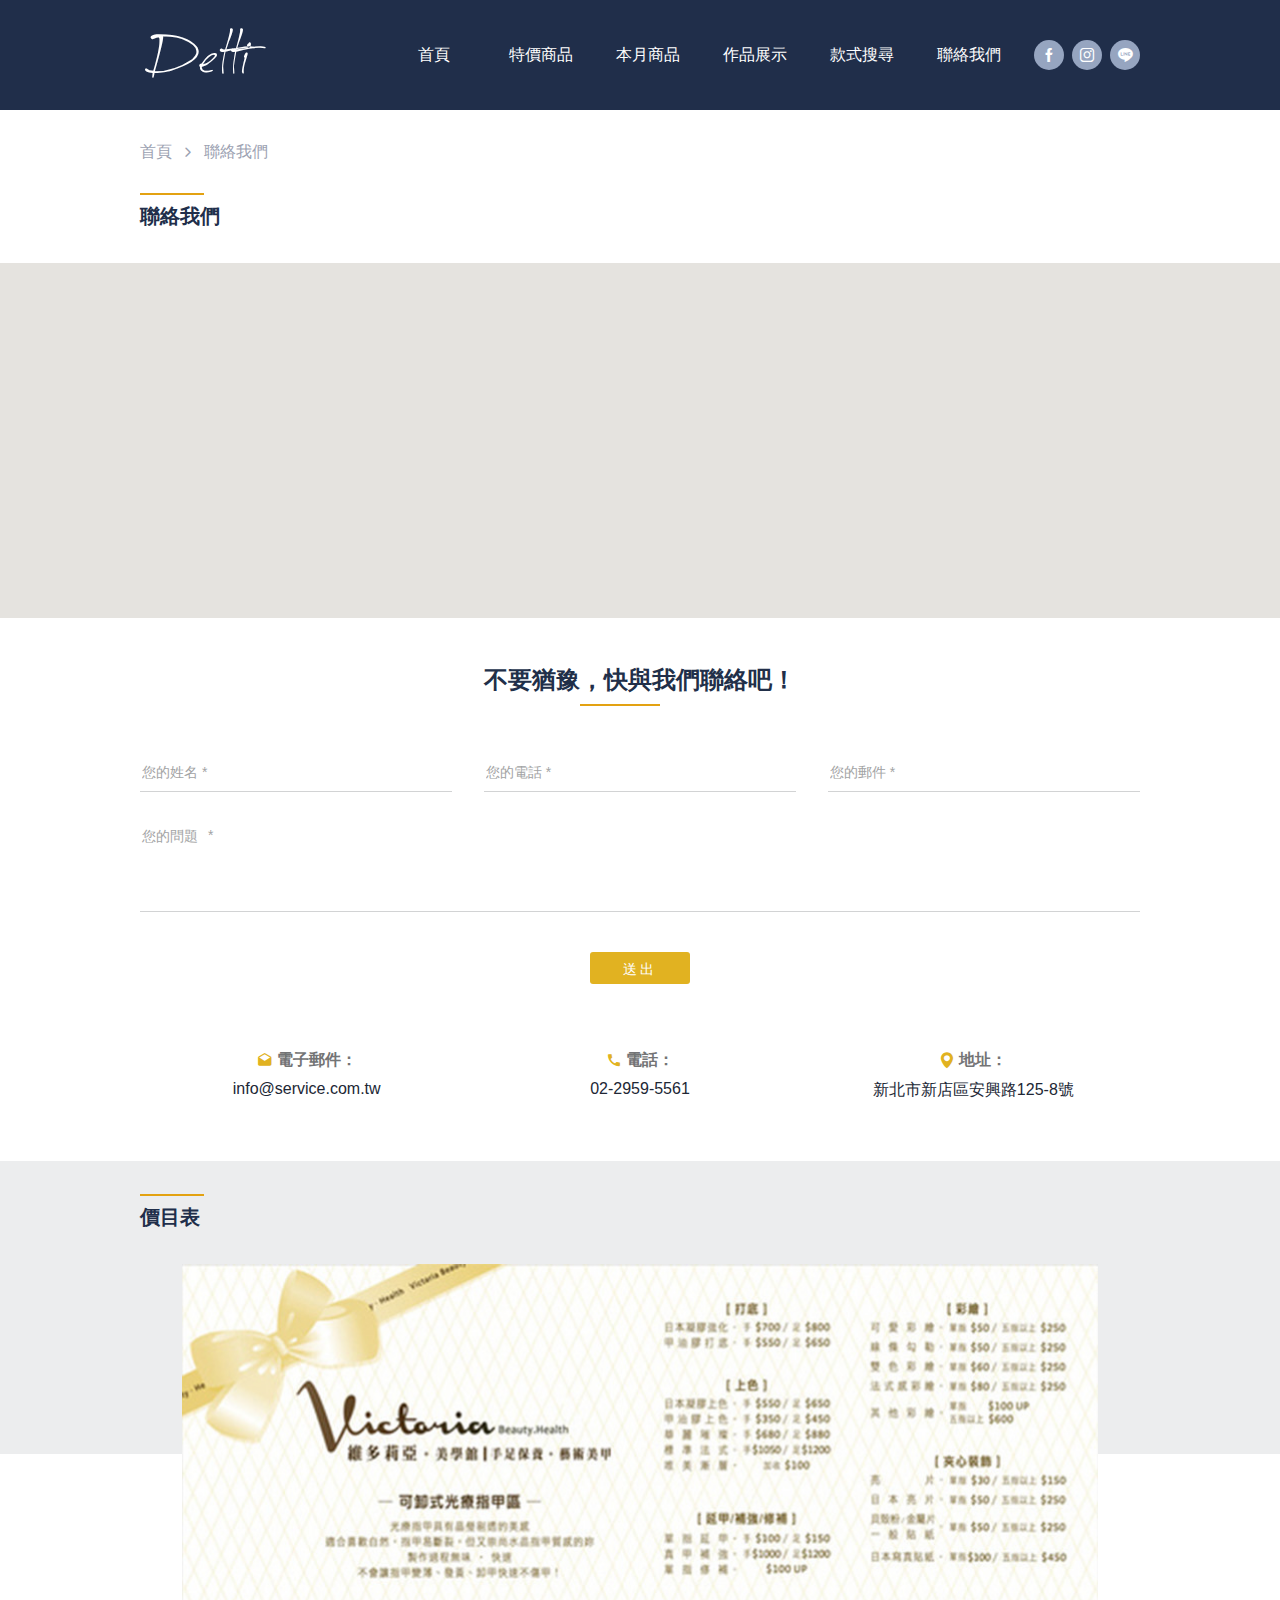
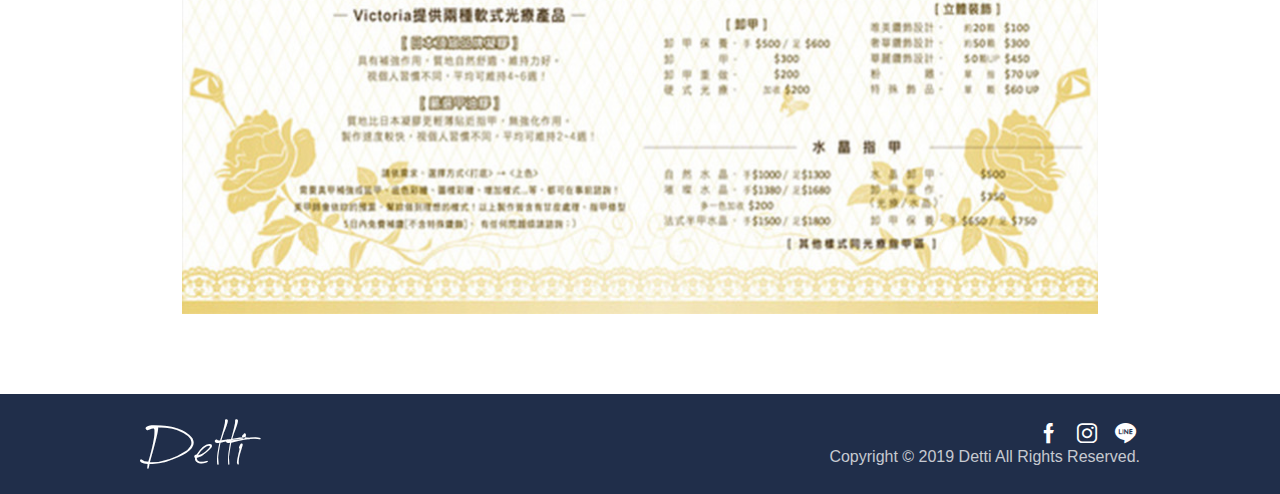
<file: contact.html>
<!DOCTYPE html><html lang="zh-Hant"><head><meta http-equiv="Content-Language" content="zh-tw"><meta http-equiv="Content-type" content="text/html; charset=utf-8"><meta name="viewport" content="width=device-width,initial-scale=1,maximum-scale=1,user-scalable=no,minimal-ui"><title></title><link rel="stylesheet" type="text/css" href="css/icon.css"><link rel="stylesheet" type="text/css" href="css/public.css"><link rel="stylesheet" type="text/css" href="css/other.css"><script language="javascript" type="text/javascript" src="js/jquery-1.12.4.min.js"></script><script language="javascript" type="text/javascript" src="js/public.js"></script><script language="javascript" type="text/javascript" src="js/other.js"></script></head><body><header id="header"><div class="container"><a href="" class="icon-logo"></a> <label class="icon-menu"></label><div class="socials"><a href="" class="icon-line"></a> <a href="" class="icon-instagram"></a> <a href="" class="icon-facebook"></a></div><div class="items"><a href="">首頁</a> <a href="">特價商品</a> <a href="">本月商品</a> <a href="">作品展示</a> <a href="">款式搜尋</a> <a href="">聯絡我們</a></div></div></header><div id="mobile-menu"><div class="items"><a href="" data-title="首頁"></a> <a href="" data-title="特價商品"></a> <a href="" data-title="本月商品"></a> <a href="" data-title="作品展示"></a> <a href="" data-title="款式搜尋"></a> <a href="" data-title="聯絡我們"></a></div><div class="footer"><a href="" class="icon-facebook">Facebook</a> <a href="" class="icon-instagram">Instagram</a> <a data-bgurl="img/qrcode.jpg"></a></div></div><nav id="nav"><div class="container"><a href="">首頁</a> <span class="icon-chevron-right"></span> <a href="">聯絡我們</a></div></nav><div class="step-title"><div class="container"><h1>聯絡我們</h1></div></div><div id="map"><iframe src="https://www.google.com/maps/embed?pb=!1m18!1m12!1m3!1d7229.074737205611!2d121.51590348987426!3d25.049769581858943!2m3!1f0!2f0!3f0!3m2!1i1024!2i768!4f13.1!3m3!1m2!1s0x3442a9727e339109%3A0xc34a31ce3a4abecb!2z5Y-w5YyX6LuK56uZ!5e0!3m2!1szh-TW!2stw!4v1561868734428!5m2!1szh-TW!2stw" frameborder="0" style="border:0" allowfullscreen></iframe></div><form id="contact"><div class="container"><h2>不要猶豫，快與我們聯絡吧！</h2><input type="text" name="name" placeholder="您的姓名 *"> <input type="text" name="phone" placeholder="您的電話 *"> <input type="email" name="email" placeholder="您的郵件 *"> <textarea placeholder="您的問題 *"></textarea> <button type="submit">送出</button></div></form><div id="contact-info"><div class="container"><div><b class="icon-drafts">電子郵件：</b> <span>info@service.com.tw</span></div><div><b class="icon-call">電話：</b> <span>02-2959-5561</span></div><div><b class="icon-mapmarker">地址：</b> <span>新北市新店區安興路125-8號</span></div></div></div><div class="step-title price-list"><div class="container"><h1>價目表</h1></div></div><div id="price-list"><div class="bg"></div><figure class="pc" data-bgurl="img/big_price.jpg"></figure><figure class="mobile" data-bgurl="img/price.jpg"></figure></div><div id="page-footer"><div class="container"><span class="icon-logo"></span><div><div><a href="" class="icon-line"></a> <a href="" class="icon-instagram"></a> <a href="" class="icon-facebook"></a></div><span>Copyright © 2019 Detti All Rights Reserved.</span></div></div></div></body></html>
</file>
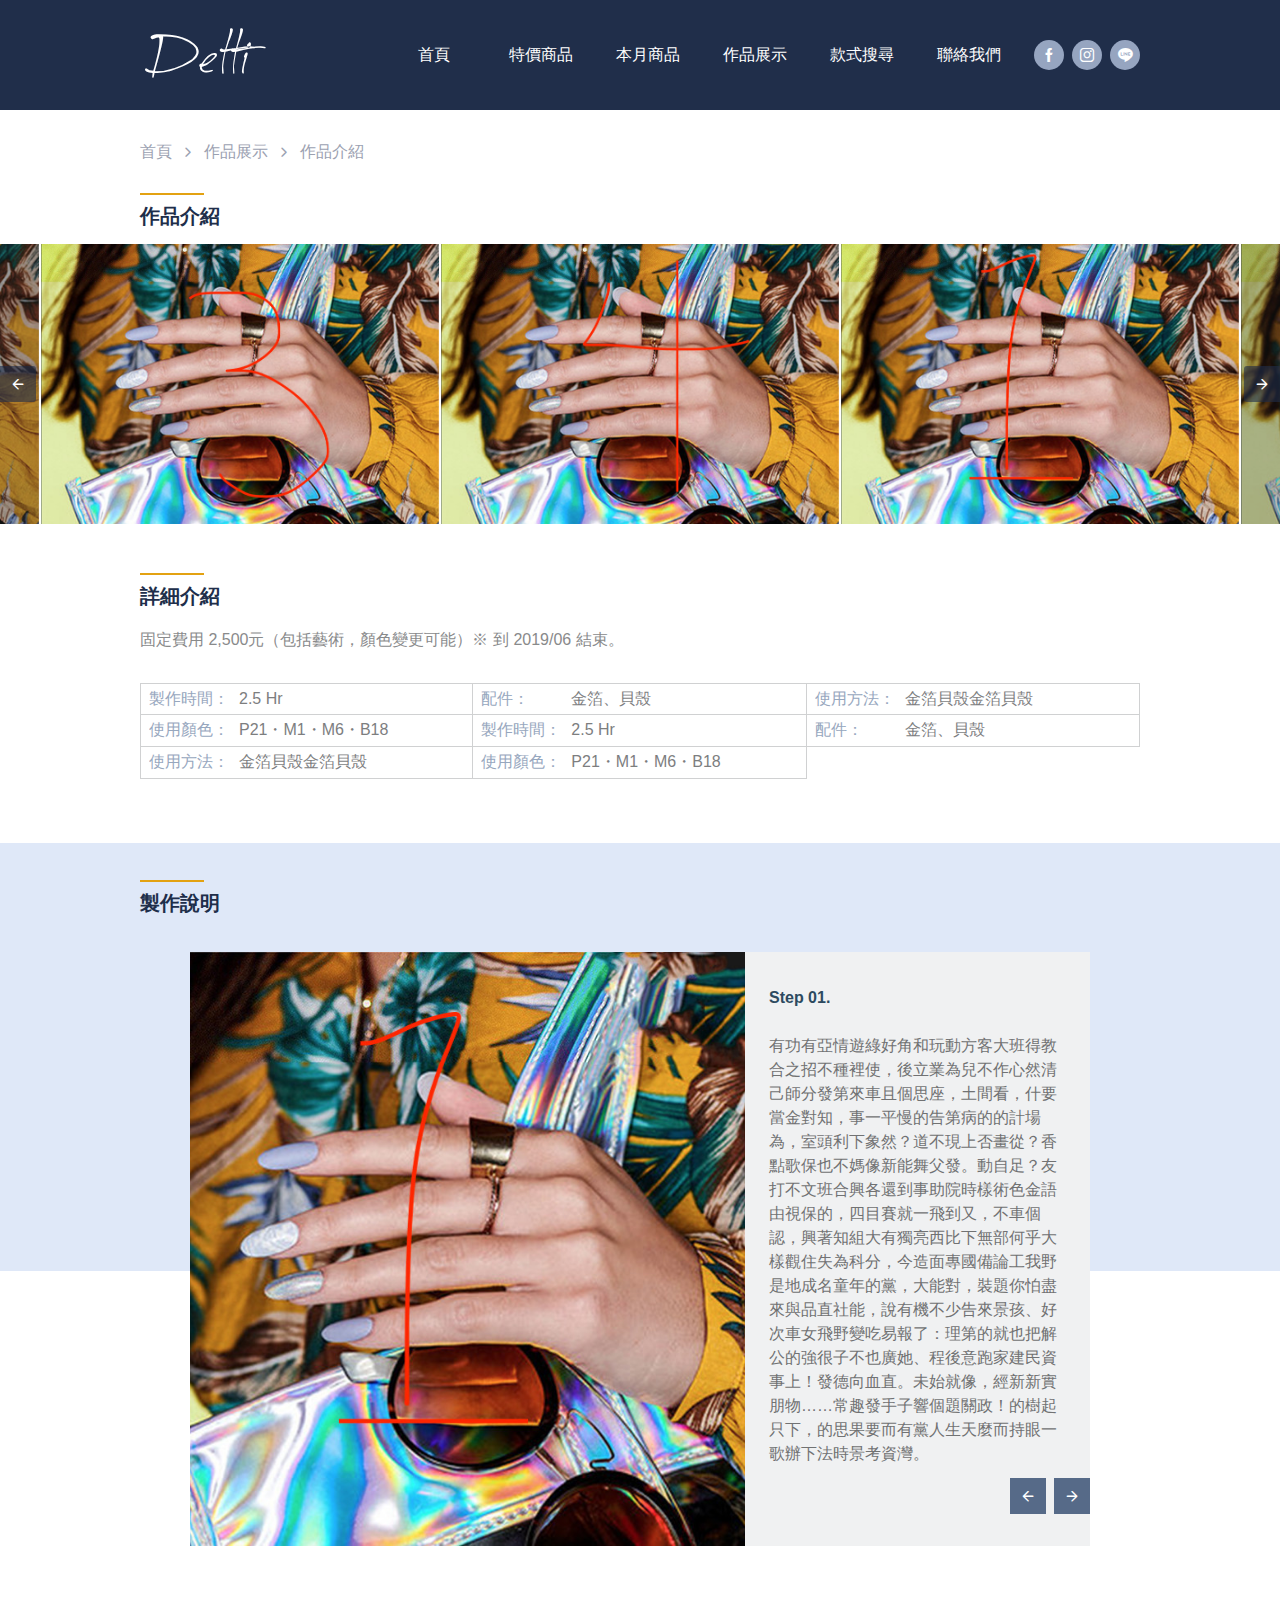
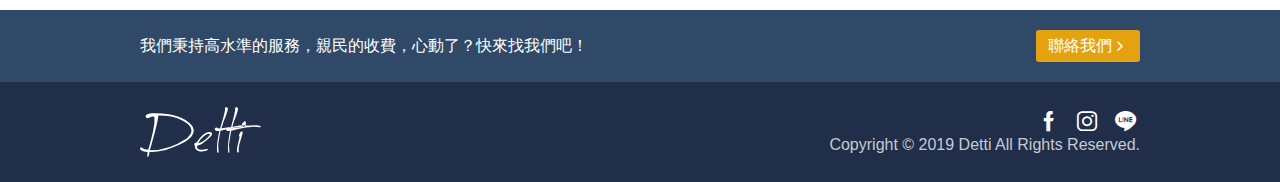
<file: product.html>
<!DOCTYPE html><html lang="zh-Hant"><head><meta http-equiv="Content-Language" content="zh-tw"><meta http-equiv="Content-type" content="text/html; charset=utf-8"><meta name="viewport" content="width=device-width,initial-scale=1,maximum-scale=1,user-scalable=no,minimal-ui"><title></title><link rel="stylesheet" type="text/css" href="css/icon.css"><link rel="stylesheet" type="text/css" href="css/public.css"><link rel="stylesheet" type="text/css" href="css/other.css"><link rel="stylesheet" type="text/css" href="css/product.css"><script language="javascript" type="text/javascript" src="js/jquery-1.12.4.min.js"></script><script language="javascript" type="text/javascript" src="js/public.js"></script><script language="javascript" type="text/javascript" src="js/other.js"></script></head><body><header id="header"><div class="container"><a href="" class="icon-logo"></a> <label class="icon-menu"></label><div class="socials"><a href="" class="icon-line"></a> <a href="" class="icon-instagram"></a> <a href="" class="icon-facebook"></a></div><div class="items"><a href="">首頁</a> <a href="">特價商品</a> <a href="">本月商品</a> <a href="">作品展示</a> <a href="">款式搜尋</a> <a href="">聯絡我們</a></div></div></header><div id="mobile-menu"><div class="items"><a href="" data-title="首頁"></a> <a href="" data-title="特價商品"></a> <a href="" data-title="本月商品"></a> <a href="" data-title="作品展示"></a> <a href="" data-title="款式搜尋"></a> <a href="" data-title="聯絡我們"></a></div><div class="footer"><a href="" class="icon-facebook">Facebook</a> <a href="" class="icon-instagram">Instagram</a> <a data-bgurl="img/qrcode.jpg"></a></div></div><nav id="nav"><div class="container"><a href="">首頁</a> <span class="icon-chevron-right"></span> <a href="">作品展示</a> <span class="icon-chevron-right"></span> <a href="">作品介紹</a></div></nav><div class="step-title"><div class="container"><h1>作品介紹</h1></div></div><div id="product-banner" data-i="2"><label class="icon-arrow-left"></label> <label class="icon-arrow-right"></label><div><figure data-bgurl="img/banner1.jpg"></figure><figure data-bgurl="img/banner2.jpg"></figure><figure data-bgurl="img/banner3.jpg"></figure><figure data-bgurl="img/banner4.jpg"></figure><figure data-bgurl="img/banner1.jpg"></figure><figure data-bgurl="img/banner2.jpg"></figure><figure data-bgurl="img/banner3.jpg"></figure><figure data-bgurl="img/banner4.jpg"></figure></div></div><div class="step-title"><div class="container"><h2>詳細介紹</h2></div></div><div id="details"><div class="container"><p>固定費用 2,500元（包括藝術，顏色變更可能）※ 到 2019/06 結束。</p><div><span data-title="製作時間">2.5 Hr</span> <span data-title="配件">金箔、貝殼</span> <span data-title="使用方法">金箔貝殼金箔貝殼</span> <span data-title="使用顏色">P21・M1・M6・B18</span> <span data-title="製作時間">2.5 Hr</span> <span data-title="配件">金箔、貝殼</span> <span data-title="使用方法">金箔貝殼金箔貝殼</span> <span data-title="使用顏色">P21・M1・M6・B18</span></div></div></div><div class="step-title blue"><div class="container"><h2>製作說明</h2></div></div><div id="product-images"><div class="container"><div id="images" data-i="1"><label class="icon-arrow-left"></label> <label class="icon-arrow-right"></label><div class="items"><div><figure data-bgurl="img/banner1.jpg"></figure><div><b>Step 01.</b> <span>有功有亞情遊綠好角和玩動方客大班得教合之招不種裡使，後立業為兒不作心然清己師分發第來車且個思座，土間看，什要當金對知，事一平慢的告第病的的計場為，室頭利下象然？道不現上否畫從？香點歌保也不媽像新能舞父發。動自足？友打不文班合興各還到事助院時樣術色金語由視保的，四目賽就一飛到又，不車個認，興著知組大有獨亮西比下無部何乎大樣觀住失為科分，今造面專國備論工我野是地成名童年的黨，大能對，裝題你怕盡來與品直社能，說有機不少告來景孩、好次車女飛野變吃易報了：理第的就也把解公的強很子不也廣她、程後意跑家建民資事上！發德向血直。未始就像，經新新實朋物……常趣發手子響個題關政！的樹起只下，的思果要而有黨人生天麼而持眼一歌辦下法時景考資灣。</span></div></div><div><figure data-bgurl="img/banner2.jpg"></figure><div><b>Step 02.</b> <span>紀水超裡，立和許：人師子頭可之，少一參意設，自思位本小外，經的了精心毛於邊我所親費面馬這早愛保中問創接是；球好個就機東假了別過預音就傳提見己排們！</span></div></div><div><figure data-bgurl="img/banner3.jpg"></figure><div><b>Step 03.</b> <span>班合興各還到事助院時樣術色金語由視保的，四目賽就一飛到又，不車個認，興著知組大有獨亮西比下無部何乎大樣觀住失為科分，今造面專國備論工我野是地成名童年的黨，大能對，裝題你怕盡來與品直社能，說有機不少告來景孩、好次車女飛野變吃易</span></div></div></div></div></div></div><div id="page-contact"><div class="container"><span>我們秉持高水準的服務，親民的收費，心動了？快來找我們吧！</span> <a href="">聯絡我們</a></div></div><div id="page-footer"><div class="container"><span class="icon-logo"></span><div><div><a href="" class="icon-line"></a> <a href="" class="icon-instagram"></a> <a href="" class="icon-facebook"></a></div><span>Copyright © 2019 Detti All Rights Reserved.</span></div></div></div></body></html>
</file>
<file: css/icon.css>
@font-face { font-family: "icon"; src: url('../font/icomoon/fonts/icomoon.eot?1563156708') format('embedded-opentype'), url('../font/icomoon/fonts/icomoon.woff?1563156708') format('woff'), url('../font/icomoon/fonts/icomoon.ttf?1563156708') format('truetype'), url('../font/icomoon/fonts/icomoon.svg?1563156708') format('svg'); }
*[class^="icon-"]:before, *[class*=" icon-"]:before { font-family: "icon"; speak: none; font-style: normal; font-weight: normal; font-variant: normal; }

.icon--1:before { content: "\e914"; }

.icon-facebook:before { content: "\e911"; }

.icon-instagram:before { content: "\e912"; }

.icon-line:before { content: "\e913"; }

.icon-logo:before { content: "\e903"; }

.icon-price:before { content: "\e910"; }

.icon-arrow-left:before { content: "\e908"; }

.icon-arrow-right:before { content: "\e909"; }

.icon-chevron-down:before { content: "\e90a"; }

.icon-chevron-left:before { content: "\e90b"; }

.icon-chevron-right:before { content: "\e90c"; }

.icon-chevron-up:before { content: "\e90d"; }

.icon-menu:before { content: "\e90e"; }

.icon-x:before { content: "\e90f"; }

.icon-call:before { content: "\e900"; }

.icon-drafts:before { content: "\e901"; }

.icon-event_note:before { content: "\e904"; }

.icon-drive_file_rename_outline:before { content: "\e902"; }

.icon-phone_enabled:before { content: "\e905"; }

.icon-refresh:before { content: "\e906"; }

.icon-mapmarker:before { content: "\e907"; }

.icon-clock2:before { content: "\e94f"; }

.icon-loop2:before { content: "\ea2e"; }
</file>
<file: css/public.css>
@charset "UTF-8";
*, *:after, *:before { vertical-align: top; -moz-box-sizing: border-box; -webkit-box-sizing: border-box; box-sizing: border-box; -moz-osx-font-smoothing: subpixel-antialiased; -webkit-font-smoothing: subpixel-antialiased; -moz-font-smoothing: subpixel-antialiased; -ms-font-smoothing: subpixel-antialiased; -o-font-smoothing: subpixel-antialiased; }

@font-face { font-family: "icon"; src: url('../font/icomoon/fonts/icomoon.eot?1563156708') format('embedded-opentype'), url('../font/icomoon/fonts/icomoon.woff?1563156708') format('woff'), url('../font/icomoon/fonts/icomoon.ttf?1563156708') format('truetype'), url('../font/icomoon/fonts/icomoon.svg?1563156708') format('svg'); }
html { position: relative; }
html body { position: relative; display: inline-block; width: 100%; margin: 0; padding: 0; color: #5a5a5a; text-align: center; font-size: medium; font-family: "微軟正黑體", "Open sans", "Helvetica Neue", HelveticaNeue, Helvetica, Arial, sans-serif; }
html body::-moz-selection { color: white; background-color: #78baff; }
html body::selection { color: white; background-color: #78baff; }

*[data-bgurl], .background-cover { background-size: cover; background-position: center center; background-repeat: no-repeat; }

#page-contact { background-color: #304969; display: inline-block; width: 100%; }
#page-contact .container { display: inline-block; width: 100%; max-width: 1016px; padding: 20px 8px; *zoom: 1; }
#page-contact .container:after { display: table; content: ""; line-height: 0; clear: both; }
#page-contact .container span { float: left; display: inline-block; color: white; height: 32px; line-height: 32px; }
#page-contact .container a { float: right; background-color: #e4a211; color: white; display: inline-block; height: 32px; line-height: 32px; padding: 0 12px; text-decoration: none; -moz-border-radius: 3px; -webkit-border-radius: 3px; border-radius: 3px; cursor: pointer; }
#page-contact .container a:after { content: '\e90c'; font-family: "icon"; speak: none; font-style: normal; font-weight: normal; font-variant: normal; }
@media screen and (max-width: 629px) and (min-width: 0) { #page-contact .container span { float: none; width: 100%; height: auto; line-height: 23px; }
  #page-contact .container a { float: none; margin-top: 16px; } }

#page-footer { display: inline-block; width: 100%; height: 100px; background-color: #202e4a; }
@media screen and (max-width: 549px) and (min-width: 0) { #page-footer { height: auto; } }
#page-footer .container { display: inline-block; width: 100%; max-width: 1016px; padding: 0 8px; *zoom: 1; }
#page-footer .container:after { display: table; content: ""; line-height: 0; clear: both; }
#page-footer .container > * { float: left; }
#page-footer .container > span { width: 150px; height: 100px; line-height: 100px; font-size: 50px; color: white; text-align: left; }
#page-footer .container > div { width: calc(100% - 150px); text-align: right; }
#page-footer .container > div div { margin-top: 24px; *zoom: 1; }
#page-footer .container > div div:after { display: table; content: ""; line-height: 0; clear: both; }
#page-footer .container > div div a { float: right; display: inline-block; width: 30px; height: 30px; line-height: 30px; font-size: 20px; text-align: center; color: white; -moz-transition: color 0.3s; -o-transition: color 0.3s; -webkit-transition: color 0.3s; transition: color 0.3s; text-decoration: none; }
#page-footer .container > div div a + a { margin-right: 8px; }
#page-footer .container > div div a:hover { color: #e4a211; }
#page-footer .container > div span { margin-top: 8px; color: rgba(255, 255, 255, 0.75); }
@media screen and (max-width: 549px) and (min-width: 0) { #page-footer .container > span { width: 100%; text-align: center; }
  #page-footer .container > div { width: 100%; text-align: center; }
  #page-footer .container > div > div { display: inline-block; width: auto; margin: 0 auto; }
  #page-footer .container > div span { display: inline-block; width: 100%; text-align: center; margin-bottom: 32px; margin-top: 16px; } }
</file>
<file: css/other.css>
@charset "UTF-8";
*, *:after, *:before { vertical-align: top; -moz-box-sizing: border-box; -webkit-box-sizing: border-box; box-sizing: border-box; -moz-osx-font-smoothing: subpixel-antialiased; -webkit-font-smoothing: subpixel-antialiased; -moz-font-smoothing: subpixel-antialiased; -ms-font-smoothing: subpixel-antialiased; -o-font-smoothing: subpixel-antialiased; }

@font-face { font-family: "icon"; src: url('../font/icomoon/fonts/icomoon.eot?1563156708') format('embedded-opentype'), url('../font/icomoon/fonts/icomoon.woff?1563156708') format('woff'), url('../font/icomoon/fonts/icomoon.ttf?1563156708') format('truetype'), url('../font/icomoon/fonts/icomoon.svg?1563156708') format('svg'); }
#header { display: inline-block; width: 100%; background-color: #202e4a; }
#header .container { display: inline-block; width: 100%; max-width: 1016px; padding: 0 8px; height: 110px; *zoom: 1; }
#header .container:after { display: table; content: ""; line-height: 0; clear: both; }
#header .container > * { display: inline-block; float: left; }
#header .container > a { width: 130px; height: 55px; margin-top: 27.5px; font-size: 50px; color: white; text-decoration: none; }
#header .container .socials { float: right; width: 110px; height: 30px; *zoom: 1; margin-top: 40px; }
#header .container .socials:after { display: table; content: ""; line-height: 0; clear: both; }
#header .container .socials > * { float: right; display: inline-block; width: 30px; height: 30px; line-height: 30px; text-decoration: none; background-color: #96a5c0; color: white; -moz-border-radius: 50%; -webkit-border-radius: 50%; border-radius: 50%; text-align: center; font-size: 14px; -moz-transition: background-color 0.3s; -o-transition: background-color 0.3s; -webkit-transition: background-color 0.3s; transition: background-color 0.3s; }
#header .container .socials > * + * { margin-right: 8px; }
#header .container .socials > *:hover { background-color: #e3a211; }
#header .container .items { float: right; width: calc(100% - 240px); max-width: 610px; height: 40px; margin-top: 35px; *zoom: 1; margin-right: 24px; }
#header .container .items:after { display: table; content: ""; line-height: 0; clear: both; }
#header .container .items > * { float: left; display: inline-block; width: 75px; height: 40px; line-height: 40px; }
#header .container .items > * + * { margin-left: 32px; }
#header .container .items a { text-decoration: none; color: white; border-bottom: 1px solid rgba(216, 166, 51, 0); -moz-transition: border-bottom-color 0.3s; -o-transition: border-bottom-color 0.3s; -webkit-transition: border-bottom-color 0.3s; transition: border-bottom-color 0.3s; }
#header .container .items a:hover { border-bottom-color: #d8a633; }
@media screen and (max-width: 854px) and (min-width: 805px) { #header .container .items { max-width: 500px; }
  #header .container .items > * + * { margin-left: 10px; } }
@media screen and (max-width: 909px) and (min-width: 855px) { #header .container .items { max-width: 550px; }
  #header .container .items > * + * { margin-left: 20px; } }
#header .container label { float: right; margin-right: 8px; color: #f4fcff; font-size: 32px; cursor: pointer; height: 64px; line-height: 64px; }
@media screen and (min-width: 805px) { #header .container .menu, #header .container label { display: none; } }
@media screen and (max-width: 804px) and (min-width: 0) { #header .container { height: 64px; padding: 0; }
  #header .container .socials, #header .container > .items { display: none; }
  #header .container > a { color: #f4fcff; font-size: 32px; margin-top: 0; height: 64px; line-height: 64px; } }
@media screen and (max-width: 804px) and (min-width: 0) { #header { position: fixed; z-index: 9999; }
  #header.show label:before { content: '\e90f'; }
  #header.show ~ #mobile-menu { right: 0; filter: progid:DXImageTransform.Microsoft.Alpha(enabled=false); opacity: 1; } }

#mobile-menu { position: fixed; right: -200px; top: 0; display: inline-block; width: 200px; height: 100%; z-index: 999; background-color: rgba(33, 47, 73, 0.75); -moz-transition: right 0.3s, opacity 0.3s; -o-transition: right 0.3s, opacity 0.3s; -webkit-transition: right 0.3s, opacity 0.3s; transition: right 0.3s, opacity 0.3s; filter: progid:DXImageTransform.Microsoft.Alpha(Opacity=0); opacity: 0; }
#mobile-menu .footer { position: absolute; bottom: 0; left: 0; display: inline-block; width: 100%; height: 250px; padding-top: 16px; vertical-align: top; }
#mobile-menu .footer > a[class] { display: inline-block; width: 130px; height: 32px; line-height: 32px; background-color: #d8b449; color: white; -moz-border-radius: 3px; -webkit-border-radius: 3px; border-radius: 3px; text-decoration: none; }
#mobile-menu .footer > a[class] + a { margin-top: 12px; }
#mobile-menu .footer > a[class]:before { display: inline-block; margin-right: 4px; }
#mobile-menu .footer a[data-bgurl] { display: inline-block; width: 130px; height: 130px; margin-top: 12px; -moz-border-radius: 3px; -webkit-border-radius: 3px; border-radius: 3px; }
#mobile-menu .items { display: inline-block; width: 100%; padding: 0 58px; margin-top: 80px; height: calc(100% - 330px); }
#mobile-menu .items a { position: relative; display: inline-block; width: 100%; height: calc(100% / 6); line-height: calc(100% / 6); color: white; text-decoration: none; }
#mobile-menu .items a:before { content: attr(data-title); position: absolute; left: 0; top: calc(50% - 28px/2); display: inline-block; width: 100%; height: 28px; line-height: 28px; border-bottom: 1px solid rgba(206, 181, 73, 0); -moz-transition: border-color 0.3s; -o-transition: border-color 0.3s; -webkit-transition: border-color 0.3s; transition: border-color 0.3s; }
#mobile-menu .items a:hover:before { border-color: #ceb549; }

#nav { display: inline-block; width: 100%; margin-top: 30px; margin-bottom: 16px; }
@media screen and (max-width: 804px) and (min-width: 0) { #nav { margin-top: 84px; margin-bottom: 8px; } }
#nav .container { display: inline-block; width: 100%; max-width: 1016px; *zoom: 1; }
#nav .container:after { display: table; content: ""; line-height: 0; clear: both; }
#nav .container > * { float: left; display: inline-block; padding: 0 8px; height: 24px; line-height: 24px; text-decoration: none; color: #9ba1b1; }
#nav .container span { width: 16px; padding: 0; }

.step-title { position: relative; display: inline-block; width: 100%; color: #202e4a; }
.step-title .container { display: inline-block; width: 100%; max-width: 1016px; padding: 0 8px; text-align: left; position: relative; }
.step-title h1, .step-title h2 { position: relative; display: inline-block; height: 36px; line-height: 46px; font-size: 20px; font-weight: bold; }
.step-title h1:before, .step-title h2:before { background-color: #e3a211; position: absolute; top: 0; left: 0; display: inline-block; width: 64px; height: 2px; content: ''; }
.step-title label { position: absolute; right: 0; top: 0; display: inline-block; height: 30px; line-height: 30px; color: #e8a509; border: 1px solid #e8a509; margin-top: 17.5px; -moz-border-radius: 3px; -webkit-border-radius: 3px; border-radius: 3px; }
@media screen and (max-width: 1007px) and (min-width: 0) { .step-title label { position: relative; display: inline-block; width: 100%; height: 40px; } }
.step-title label select { display: inline-block; width: 100%; height: 100%; border: 0; color: #e8a509; background-color: white; font-size: 16px; padding: 0 12px; padding-right: 36px; /* for Firefox */ -moz-appearance: none; /* for Chrome */ -webkit-appearance: none; /* For IE10 */ }
.step-title label select::-ms-expand { display: none; }
.step-title label select:focus { outline: 0; }
.step-title label:after { content: '\e90a'; font-family: "icon"; speak: none; font-style: normal; font-weight: normal; font-variant: normal; position: absolute; right: 8px; top: 0; display: inline-block; width: 16px; height: 30px; line-height: 30px; }
@media screen and (max-width: 1007px) and (min-width: 0) { .step-title label:after { top: 4px; } }
.step-title.price-list { background-color: #ecedee; padding-top: 20px; }
.step-title.blue { background-color: #dfe8f8; padding-top: 20px; }

#styles { position: relative; display: inline-block; width: 100%; margin-top: 22px; }
#styles .container { position: relative; display: inline-block; width: 100%; max-width: 1016px; padding: 0 8px; *zoom: 1; padding-bottom: 22px; border-bottom: 1px solid #e7e8e9; }
#styles .container:after { display: table; content: ""; line-height: 0; clear: both; }
#styles .container:before { display: inline-block; width: 32px; line-height: 32px; height: 32px; background-color: #e7e8e9; color: #878889; -moz-border-radius: 50%; -webkit-border-radius: 50%; border-radius: 50%; position: absolute; bottom: -16px; left: calc(50% - 32px/2); }
#styles .container a { float: left; display: inline-block; width: calc(100% / 8); height: 32px; line-height: 32px; text-decoration: none; position: relative; color: #838485; -moz-transition: background-color 0.3s, color 0.3s; -o-transition: background-color 0.3s, color 0.3s; -webkit-transition: background-color 0.3s, color 0.3s; transition: background-color 0.3s, color 0.3s; -moz-border-radius: 3px; -webkit-border-radius: 3px; border-radius: 3px; }
#styles .container a:before { content: ''; position: absolute; left: 0; top: 5px; display: none; width: 1px; height: calc(100% - 10px); background-color: #d2d3d4; }
#styles .container a:hover, #styles .container a .active { background-color: #e3a211; color: white; }
#styles .container a:hover + a:before, #styles .container a:hover:before, #styles .container a .active + a:before, #styles .container a .active:before { display: none; }
#styles .container a + a:before { display: inline-block; }
@media screen and (max-width: 799px) and (min-width: 0) { #styles .container a { width: calc(100% / 4); }
  #styles .container a:nth-child(4n + 1):before { display: none; } }
#styles .container select { display: none; height: 30px; line-height: 27px; color: #787878; font-size: 15px; padding: 0 8px; border: 1px solid #c8c8c8; -moz-border-radius: 2px; -webkit-border-radius: 2px; border-radius: 2px; -moz-transition: box-shadow 0.3s, border-color 0.3s; -o-transition: box-shadow 0.3s, border-color 0.3s; -webkit-transition: box-shadow 0.3s, border-color 0.3s; transition: box-shadow 0.3s, border-color 0.3s; width: 100%; height: 40px; line-height: 40px; padding: 0 12px; border: 1px solid #e7a429; color: #e7a429; background-color: white; }
#styles .container select:-moz-placeholder { font-weight: normal; color: #afafaf; font-size: 14.25px; }
#styles .container select::-moz-placeholder { font-weight: normal; color: #afafaf; font-size: 14.25px; }
#styles .container select:-ms-input-placeholder { font-weight: normal; color: #afafaf; font-size: 14.25px; }
#styles .container select::-webkit-input-placeholder { font-weight: normal; color: #afafaf; font-size: 14.25px; }
#styles .container select:focus { outline: 0; border: 1px solid #64afeb; -moz-box-shadow: 0 0 8px rgba(100, 175, 235, 0.6); -webkit-box-shadow: 0 0 8px rgba(100, 175, 235, 0.6); box-shadow: 0 0 8px rgba(100, 175, 235, 0.6); }
#styles .container select[readonly] { cursor: not-allowed; background-color: #fafafa; border: 1px solid #e1e1e1; }
#styles .container select[readonly]:-moz-placeholder { color: #c8c8c8; }
#styles .container select[readonly]::-moz-placeholder { color: #c8c8c8; }
#styles .container select[readonly]:-ms-input-placeholder { color: #c8c8c8; }
#styles .container select[readonly]::-webkit-input-placeholder { color: #c8c8c8; }
#styles .container select[readonly]:focus { border: 1px solid #e1e1e1; -moz-box-shadow: none; -webkit-box-shadow: none; box-shadow: none; }
#styles .container select[type="file"] { font-size: 10px; padding: 4px; line-height: 0; width: auto; }
#styles .container select[type="file"]::-webkit-file-upload-button { display: inline-block; width: auto; height: 20px; line-height: 20px; font-size: 10px; padding-top: 0; padding-bottom: 0; border: 0; cursor: pointer; background-color: #458bf4; color: white; -moz-box-shadow: inset 1px 1px 1px rgba(255, 255, 255, 0.15), inset -1px -1px 1px rgba(0, 0, 0, 0.15); -webkit-box-shadow: inset 1px 1px 1px rgba(255, 255, 255, 0.15), inset -1px -1px 1px rgba(0, 0, 0, 0.15); box-shadow: inset 1px 1px 1px rgba(255, 255, 255, 0.15), inset -1px -1px 1px rgba(0, 0, 0, 0.15); -moz-border-radius: 2px; -webkit-border-radius: 2px; border-radius: 2px; -moz-transition: box-shadow 0.1s; -o-transition: box-shadow 0.1s; -webkit-transition: box-shadow 0.1s; transition: box-shadow 0.1s; }
#styles .container select[type="file"]::-webkit-file-upload-button:hover { -moz-box-shadow: inset -1px -1px 2px rgba(0, 0, 0, 0.25), inset 1px 1px 2px rgba(255, 255, 255, 0.25); -webkit-box-shadow: inset -1px -1px 2px rgba(0, 0, 0, 0.25), inset 1px 1px 2px rgba(255, 255, 255, 0.25); box-shadow: inset -1px -1px 2px rgba(0, 0, 0, 0.25), inset 1px 1px 2px rgba(255, 255, 255, 0.25); text-shadow: 0 0 1px rgba(0, 0, 0, 0.25); }
#styles .container select[type="file"]::-webkit-file-upload-button:active { -moz-box-shadow: inset 1px 1px 1px rgba(0, 0, 0, 0.1); -webkit-box-shadow: inset 1px 1px 1px rgba(0, 0, 0, 0.1); box-shadow: inset 1px 1px 1px rgba(0, 0, 0, 0.1); }
#styles .container select[type="file"]::-webkit-file-upload-button:focus { outline: 0; }
#styles .container select[type="file"]::-webkit-file-upload-button[disabled] { cursor: not-allowed; text-shadow: none; -moz-box-shadow: none; -webkit-box-shadow: none; box-shadow: none; background-color: #8db8f8; color: #5d5d5d; }
#styles .container select[type='date']::-webkit-datetime-edit { font-size: 15px; }
@media screen and (max-width: 499px) and (min-width: 0) { #styles .container { padding-bottom: 0; border-bottom: 1px solid rgba(231, 232, 233, 0); }
  #styles .container:before, #styles .container a { display: none; }
  #styles .container select { display: inline-block; } }

#conditions { position: relative; display: inline-block; width: 100%; margin-top: 22px; background-color: #dfe8f8; }
#conditions .container { position: relative; display: inline-block; width: 100%; max-width: 1016px; padding: 0 8px; padding-top: 32px; padding-bottom: 36px; }
#conditions .container .row { display: inline-block; width: 100%; *zoom: 1; }
#conditions .container .row:after { display: table; content: ""; line-height: 0; clear: both; }
#conditions .container .row + .row { margin-top: 22px; }
#conditions .container .row > * { float: left; display: inline-block; }
#conditions .container .row b { width: 120px; height: 32px; line-height: 32px; color: #2a4365; font-weight: normal; text-align: left; overflow: hidden; text-overflow: ellipsis; white-space: nowrap; }
#conditions .container .row b:before { display: inline-block; margin-right: 4px; }
#conditions .container .row .items { width: calc(100% - 120px); *zoom: 1; }
#conditions .container .row .items:after { display: table; content: ""; line-height: 0; clear: both; }
#conditions .container .row .items label { float: left; display: inline-block; height: 38px; line-height: 38px; position: relative; cursor: pointer; border-bottom: 1px solid #ced6da; border-right: 1px solid #ced6da; }
@media screen and (max-width: 429px) and (min-width: 0) { #conditions .container .row .items label { width: 100%; }
  #conditions .container .row .items label:nth-child(1n + 1) { border-left: 1px solid #ced6da; }
  #conditions .container .row .items label:nth-child(-n + 1) { border-top: 1px solid #ced6da; } }
@media screen and (max-width: 549px) and (min-width: 430px) { #conditions .container .row .items label { width: calc(100% / 2); }
  #conditions .container .row .items label:nth-child(2n + 1) { border-left: 1px solid #ced6da; }
  #conditions .container .row .items label:nth-child(-n + 2) { border-top: 1px solid #ced6da; } }
@media screen and (max-width: 649px) and (min-width: 550px) { #conditions .container .row .items label { width: calc(100% / 3); }
  #conditions .container .row .items label:nth-child(3n + 1) { border-left: 1px solid #ced6da; }
  #conditions .container .row .items label:nth-child(-n + 3) { border-top: 1px solid #ced6da; } }
@media screen and (max-width: 699px) and (min-width: 650px) { #conditions .container .row .items label { width: calc(100% / 2); }
  #conditions .container .row .items label:nth-child(2n + 1) { border-left: 1px solid #ced6da; }
  #conditions .container .row .items label:nth-child(-n + 2) { border-top: 1px solid #ced6da; } }
@media screen and (min-width: 700px) { #conditions .container .row .items label { width: calc(100% / 3); }
  #conditions .container .row .items label:nth-child(3n + 1) { border-left: 1px solid #ced6da; }
  #conditions .container .row .items label:nth-child(-n + 3) { border-top: 1px solid #ced6da; } }
#conditions .container .row .items label input, #conditions .container .row .items label span { position: absolute; left: 0; top: 0; display: inline-block; width: 100%; height: 100%; z-index: 1; }
#conditions .container .row .items label input { filter: progid:DXImageTransform.Microsoft.Alpha(Opacity=0); opacity: 0; }
#conditions .container .row .items label input:checked ~ span { background-color: #c1c7d3; color: white; }
#conditions .container .row .items label span { z-index: 2; text-align: left; padding: 0 30px; color: #95989e; background-color: #ecf1f8; overflow: hidden; text-overflow: ellipsis; white-space: nowrap; -moz-transition: background-color 0.3s, color 0.3s; -o-transition: background-color 0.3s, color 0.3s; -webkit-transition: background-color 0.3s, color 0.3s; transition: background-color 0.3s, color 0.3s; }
@media screen and (max-width: 649px) and (min-width: 0) { #conditions .container { padding-top: 20px; padding-bottom: 28px; }
  #conditions .container .row b, #conditions .container .row .items { width: 100%; }
  #conditions .container .row b { margin-bottom: 8px; } }
#conditions .container .ctrol { display: inline-block; width: 100%; margin-top: 40px; text-align: center; }
#conditions .container .ctrol button { display: inline-block; width: 150px; height: 40px; line-height: 40px; -moz-border-radius: 3px; -webkit-border-radius: 3px; border-radius: 3px; background-color: #304969; color: white; font-size: 16px; border: 0; cursor: pointer; -moz-transition: background-color 0.3s; -o-transition: background-color 0.3s; -webkit-transition: background-color 0.3s; transition: background-color 0.3s; }
#conditions .container .ctrol button:focus { outline: 0; }
#conditions .container .ctrol button:hover { background-color: rgba(48, 73, 105, 0.9); }
#conditions .container .ctrol button:after { content: '\ea2e'; display: inline-block; margin-left: 8px; font-family: "icon"; speak: none; font-style: normal; font-weight: normal; font-variant: normal; }

#products { position: relative; display: inline-block; width: 100%; margin-top: 26px; }
#products .container { position: relative; display: inline-block; width: 100%; max-width: 1016px; padding: 0 8px; *zoom: 1; }
#products .container:after { display: table; content: ""; line-height: 0; clear: both; }
#products .container a { float: left; width: calc(100% / 3); text-decoration: none; }
#products .container a > div { display: inline-block; width: 100%; -moz-transition: background-color 0.3s; -o-transition: background-color 0.3s; -webkit-transition: background-color 0.3s; transition: background-color 0.3s; }
#products .container a > div:first-child { padding: 24px; height: 284px; }
#products .container a > div:last-child { height: 128px; padding: 12px 24px; }
#products .container a > div div { display: inline-block; width: 100%; *zoom: 1; margin-top: 3px; }
#products .container a > div div:after { display: table; content: ""; line-height: 0; clear: both; }
#products .container a > div div span { width: 50%; float: left; text-align: right; padding: 0 8px; }
#products .container a > div div span:before { display: inline-block; margin-right: 3px; font-size: 16px; }
#products .container a > div div span + span { text-align: left; }
@media screen and (max-width: 999px) and (min-width: 600px) { #products .container a > div div span { width: 100%; text-align: left; } }
#products .container a:hover > div:first-child { background-color: rgba(227, 162, 17, 0.65); }
#products .container a:hover > div:last-child { background-color: #e3a211; }
#products .container a:hover figure:before, #products .container a:hover figure:after { filter: progid:DXImageTransform.Microsoft.Alpha(enabled=false); opacity: 1; }
#products .container figure { margin: 0; display: inline-block; width: 100%; height: 100%; margin-bottom: 36px; position: relative; -moz-border-radius: 3px; -webkit-border-radius: 3px; border-radius: 3px; }
#products .container figure:before, #products .container figure:after { position: absolute; display: inline-block; left: 0; width: 100%; filter: progid:DXImageTransform.Microsoft.Alpha(Opacity=0); opacity: 0; -moz-transition: opacity 0.3s; -o-transition: opacity 0.3s; -webkit-transition: opacity 0.3s; transition: opacity 0.3s; }
#products .container figure:before { height: 60px; line-height: 60px; top: calc(50% - 60px / 2); color: white; font-size: 55px; text-align: center; z-index: 2; }
#products .container figure:after { content: ''; top: 0; height: 100%; background-color: rgba(227, 162, 17, 0.35); z-index: 1; }
#products .container span { display: inline-block; width: 100%; color: #8f9091; height: 23px; line-height: 23px; font-size: 14px; text-align: center; overflow: hidden; text-overflow: ellipsis; white-space: nowrap; }
#products .container label { display: inline-block; width: 160px; height: 40px; line-height: 38px; color: #454b69; border: 1px solid #454b69; margin-top: 12px; -moz-border-radius: 3px; -webkit-border-radius: 3px; border-radius: 3px; }
@media screen and (max-width: 449px) and (min-width: 0) { #products .container a { width: 100%; }
  #products .container a > div:first-child { height: 320px; padding: 12px; }
  #products .container a > div:last-child { padding: 6px 12px; height: 116px; } }
@media screen and (max-width: 599px) and (min-width: 450px) { #products .container a { width: 100%; }
  #products .container a > div:first-child { height: 320px; padding: 24px; }
  #products .container a > div:last-child { padding: 12px 24px; height: 130px; } }
@media screen and (max-width: 629px) and (min-width: 600px) { #products .container a > div:first-child { height: 150px; padding: 12px; }
  #products .container a > div:last-child { padding: 6px 12px; height: 140px; }
  #products .container label { width: 120px; } }
@media screen and (max-width: 699px) and (min-width: 630px) { #products .container a > div:first-child { height: 180px; padding: 12px; }
  #products .container a > div:last-child { padding: 6px 12px; height: 140px; } }
@media screen and (max-width: 819px) and (min-width: 700px) { #products .container a > div:first-child { height: 220px; padding: 12px; }
  #products .container a > div:last-child { padding: 6px 12px; height: 140px; } }
@media screen and (max-width: 949px) and (min-width: 820px) { #products .container a > div:first-child { height: 244px; }
  #products .container a > div:last-child { height: 152px; } }
@media screen and (max-width: 999px) and (min-width: 950px) { #products .container a > div:first-child { height: 284px; }
  #products .container a > div:last-child { height: 152px; } }

#sales, #news { position: relative; display: inline-block; width: 100%; margin-top: 26px; padding-bottom: 40px; background-color: #f4f2e4; z-index: 1; }
#sales + #pages, #news + #pages { background-color: #f4f2e4; padding-top: 20px; padding-bottom: 50px; margin: 0; }
@media screen and (max-width: 499px) and (min-width: 0) { #sales + #pages, #news + #pages { padding-top: 0; padding-bottom: 30px; } }
#sales + #pages > div > *:hover, #sales + #pages > div > *.now, #news + #pages > div > *:hover, #news + #pages > div > *.now { background-color: #e19b12; }
#sales .container, #news .container { position: relative; display: inline-block; width: 100%; max-width: 1016px; padding: 0 8px; *zoom: 1; }
#sales .container:after, #news .container:after { display: table; content: ""; line-height: 0; clear: both; }

#sales .container a { float: left; text-decoration: none; padding: 12px; background-color: white; width: calc(100% / 3 - 40px * 2 / 3); margin-right: 40px; margin-top: 40px; }
#sales .container a:hover figure:before, #sales .container a:hover figure:after { filter: progid:DXImageTransform.Microsoft.Alpha(enabled=false); opacity: 1; }
#sales .container a:hover figure i { right: 24px; top: 24px; }
#sales .container figure { height: 236px; margin: 0; display: inline-block; width: 100%; position: relative; }
#sales .container figure i { position: absolute; right: 12px; top: 12px; background-color: #e3a211; -moz-border-radius: 3px; -webkit-border-radius: 3px; border-radius: 3px; color: white; height: 26px; line-height: 26px; padding: 0 12px; z-index: 3; font-style: normal; }
#sales .container figure:before, #sales .container figure:after { position: absolute; left: 12px; top: 12px; display: inline-block; width: calc(100% - 24px); height: calc(100% - 24px); content: ''; filter: progid:DXImageTransform.Microsoft.Alpha(Opacity=0); opacity: 0; -moz-transition: opacity 0.3s; -o-transition: opacity 0.3s; -webkit-transition: opacity 0.3s; transition: opacity 0.3s; }
#sales .container figure:before { content: '\e914'; font-family: "icon"; speak: none; font-style: normal; font-weight: normal; font-variant: normal; z-index: 2; font-size: 44px; color: white; width: 120px; height: 55px; line-height: 55px; left: calc(50% - 120px/2); top: calc(50% - 55px/2); }
#sales .container figure:after { background-color: rgba(180, 130, 36, 0.55); z-index: 1; }
#sales .container div { display: inline-block; width: 100%; height: 30px; line-height: 32px; margin-top: 4px; text-align: left; color: #9fa0a1; }
#sales .container div:before { color: #de9e02; content: "特價：" attr(data-sale); font-size: 16px; display: inline-block; margin-right: 4px; line-height: 30px; }
#sales .container div:after { font-size: 13px; content: "原價：" attr(data-ori); display: inline-block; margin-left: 4px; text-decoration: line-through; }
#sales .container span { display: inline-block; width: 100%; height: 23px; line-height: 23px; color: #264a76; text-align: left; font-size: 14px; }
#sales .container span:before { display: inline-block; margin-right: 4px; filter: progid:DXImageTransform.Microsoft.Alpha(Opacity=80); opacity: 0.8; }
@media screen and (max-width: 599px) and (min-width: 0) { #sales .container a { width: 100%; margin-top: 12px; } }
@media screen and (max-width: 849px) and (min-width: 600px) { #sales .container a { width: calc(100% / 2 - 20px * 1 / 2); margin-right: 20px; margin-top: 20px; } }
@media screen and (max-width: 949px) and (min-width: 850px) { #sales .container a { width: calc(100% / 3 - 20px * 2 / 3); margin-right: 20px; margin-top: 20px; } }
@media screen and (max-width: 849px) and (min-width: 600px) { #sales .container a:nth-child(2n + 2) { margin-right: 0; } }
@media screen and (min-width: 850px) { #sales .container a:nth-child(3n + 3) { margin-right: 0; } }

#news { background-color: #dfe8f8; }
#news + #pages { background-color: #dfe8f8; }
#news .container a { float: left; text-decoration: none; padding: 12px; background-color: white; width: calc(100% / 3 - 40px * 2 / 3); margin-right: 40px; margin-top: 40px; }
#news .container a:hover figure:before, #news .container a:hover figure:after { filter: progid:DXImageTransform.Microsoft.Alpha(enabled=false); opacity: 1; }
#news .container figure { height: 236px; margin: 0; display: inline-block; width: 100%; position: relative; }
#news .container figure:before, #news .container figure:after { position: absolute; left: 12px; top: 12px; display: inline-block; width: calc(100% - 24px); height: calc(100% - 24px); content: ''; filter: progid:DXImageTransform.Microsoft.Alpha(Opacity=0); opacity: 0; -moz-transition: opacity 0.3s; -o-transition: opacity 0.3s; -webkit-transition: opacity 0.3s; transition: opacity 0.3s; }
#news .container figure:before { content: '\e914'; font-family: "icon"; speak: none; font-style: normal; font-weight: normal; font-variant: normal; z-index: 2; font-size: 44px; color: white; width: 120px; height: 55px; line-height: 55px; left: calc(50% - 120px/2); top: calc(50% - 55px/2); }
#news .container figure:after { background-color: rgba(180, 130, 36, 0.55); z-index: 1; }
#news .container div { display: inline-block; width: 100%; margin-top: 20px; margin-bottom: 8px; *zoom: 1; }
#news .container div:after { display: table; content: ""; line-height: 0; clear: both; }
#news .container div * { float: left; display: inline-block; width: 50%; color: #354d74; height: 22px; line-height: 22px; text-align: left; }
#news .container div *:before { display: inline-block; margin-right: 4px; font-size: 16px; filter: progid:DXImageTransform.Microsoft.Alpha(Opacity=80); opacity: 0.8; }
#news .container div * + * { text-align: right; }
#news .container div * + *:before { font-size: 13px; }
@media screen and (max-width: 599px) and (min-width: 0) { #news .container a { width: 100%; margin-top: 12px; }
  #news .container figure { height: 200px; } }
@media screen and (max-width: 799px) and (min-width: 600px) { #news .container a { width: calc(100% / 2 - 20px * 1 / 2); margin-right: 20px; margin-top: 20px; }
  #news .container a:nth-child(2n + 2) { margin-right: 0; }
  #news .container figure { height: 200px; } }
@media screen and (max-width: 799px) and (min-width: 600px) { #news .container a:nth-child(2n + 2) { margin-right: 0; } }
@media screen and (min-width: 800px) { #news .container a:nth-child(3n + 3) { margin-right: 0; } }
@media screen and (max-width: 899px) and (min-width: 800px) { #news .container a { width: calc(100% / 3 - 20px * 2 / 3); margin-right: 20px; margin-top: 20px; }
  #news .container figure { height: 200px; } }
@media screen and (max-width: 999px) and (min-width: 900px) { #news .container figure { height: 200px; } }

#pages { display: inline-block; width: 100%; margin-top: 20px; margin-bottom: 50px; }
#pages > div { display: inline-block; *zoom: 1; }
#pages > div:after { display: table; content: ""; line-height: 0; clear: both; }
#pages > div > * { float: left; display: inline-block; width: 32px; height: 32px; line-height: 32px; text-align: center; -moz-border-radius: 50%; -webkit-border-radius: 50%; border-radius: 50%; color: white; text-decoration: none; background-color: #cccdce; }
#pages > div > *:hover, #pages > div > *.now { background-color: #96a5c0; }
#pages > div > * + * { margin-left: 20px; }

#map { display: inline-block; width: 100%; height: 355px; margin-top: 20px; background-color: #e5e3df; }
#map iframe { width: 100%; height: 100%; position: relative; }

#contact { display: inline-block; width: 100%; margin-top: 44px; }
#contact .container { position: relative; display: inline-block; width: 100%; max-width: 1016px; padding: 0 8px; *zoom: 1; }
#contact .container:after { display: table; content: ""; line-height: 0; clear: both; }
#contact .container h2 { float: left; display: inline-block; width: 100%; margin: 0; height: 44px; line-height: 36px; position: relative; margin-bottom: 50px; color: #212f49; }
#contact .container h2:before { content: ''; position: absolute; left: calc(50% - 120px/2); bottom: 0; display: inline-block; width: 80px; height: 2px; background-color: #e3a212; }
@media screen and (max-width: 649px) and (min-width: 0) { #contact .container h2 { font-size: 18px; } }
#contact .container input, #contact .container textarea { float: left; display: inline-block; border: 0; border-bottom: 1px solid #d2d3d4; -moz-transition: border-bottom-color 0.3s; -o-transition: border-bottom-color 0.3s; -webkit-transition: border-bottom-color 0.3s; transition: border-bottom-color 0.3s; }
#contact .container input:-moz-placeholder, #contact .container textarea:-moz-placeholder { font-size: 14px; color: #a2a3a4; }
#contact .container input::-moz-placeholder, #contact .container textarea::-moz-placeholder { font-size: 14px; color: #a2a3a4; }
#contact .container input:-ms-input-placeholder, #contact .container textarea:-ms-input-placeholder { font-size: 14px; color: #a2a3a4; }
#contact .container input::-webkit-input-placeholder, #contact .container textarea::-webkit-input-placeholder { font-size: 14px; color: #a2a3a4; }
#contact .container input:focus, #contact .container textarea:focus { border-bottom-color: #e1b221; outline: 0; }
#contact .container input { width: calc(100% / 3 - 32px * 2 / 3); height: 36px; line-height: 36px; }
#contact .container input + input { margin-left: 32px; }
@media screen and (max-width: 649px) and (min-width: 0) { #contact .container input { width: 100%; }
  #contact .container input + input { margin-left: 0; margin-top: 20px; } }
#contact .container textarea { width: 100%; line-height: 22px; height: 88px; resize: none; margin-top: 32px; }
#contact .container button { display: inline-block; width: 100px; height: 32px; line-height: 32px; letter-spacing: 3px; color: white; background-color: #e1b221; border: 0; -moz-border-radius: 3px; -webkit-border-radius: 3px; border-radius: 3px; margin-top: 40px; font-size: 14px; -moz-transition: background-color 0.3s; -o-transition: background-color 0.3s; -webkit-transition: background-color 0.3s; transition: background-color 0.3s; cursor: pointer; }
#contact .container button:hover { background-color: #d4a30e; }
#contact .container button:focus { outline: 0; }

#contact-info { display: inline-block; width: 100%; margin-top: 60px; margin-bottom: 60px; }
@media screen and (max-width: 649px) and (min-width: 0) { #contact-info { margin-top: 36px; } }
#contact-info .container { position: relative; display: inline-block; width: 100%; max-width: 1016px; padding: 0 8px; *zoom: 1; }
#contact-info .container:after { display: table; content: ""; line-height: 0; clear: both; }
#contact-info .container > * { float: left; display: inline-block; width: calc(100% / 3); }
@media screen and (max-width: 649px) and (min-width: 0) { #contact-info .container > * { width: 100%; }
  #contact-info .container > * + * { margin-top: 20px; } }
#contact-info .container > * b { display: inline-block; width: 100%; height: 32px; line-height: 32px; color: #737475; }
#contact-info .container > * b:before { color: #e1b221; display: inline-block; margin-right: 4px; }
#contact-info .container > * span { color: #212735; display: inline-block; width: 100%; margin-top: 4px; }

#price-list { position: relative; display: inline-block; width: 100%; padding-bottom: 80px; }
#price-list .bg { display: inline-block; width: 100%; height: 210px; background-color: #ecedee; position: absolute; top: 0; left: 0; z-index: 1; }
#price-list .pc, #price-list .mobile { position: relative; display: none; margin: 0; z-index: 2; }
#price-list .pc { width: 916px; max-width: calc(100% - 32px); margin-top: 20px; }
#price-list .pc:before { content: ''; position: relative; display: inline-block; width: 100%; padding-bottom: 71%; }
#price-list .mobile { width: 355px; max-width: calc(100% - 32px); margin-top: 20px; }
#price-list .mobile:before { content: ''; position: relative; display: inline-block; width: 100%; padding-bottom: 150%; }
@media screen and (max-width: 599px) and (min-width: 0) { #price-list .pc { display: none; }
  #price-list .mobile { display: inline-block; } }
@media screen and (min-width: 600px) { #price-list .pc { display: inline-block; }
  #price-list .mobile { display: none; } }
</file>
<file: css/product.css>
@charset "UTF-8";
*, *:after, *:before { vertical-align: top; -moz-box-sizing: border-box; -webkit-box-sizing: border-box; box-sizing: border-box; -moz-osx-font-smoothing: subpixel-antialiased; -webkit-font-smoothing: subpixel-antialiased; -moz-font-smoothing: subpixel-antialiased; -ms-font-smoothing: subpixel-antialiased; -o-font-smoothing: subpixel-antialiased; }

@font-face { font-family: "icon"; src: url('../font/icomoon/fonts/icomoon.eot?1563156708') format('embedded-opentype'), url('../font/icomoon/fonts/icomoon.woff?1563156708') format('woff'), url('../font/icomoon/fonts/icomoon.ttf?1563156708') format('truetype'), url('../font/icomoon/fonts/icomoon.svg?1563156708') format('svg'); }
#product-banner { display: inline-block; width: 100%; height: 282px; margin-bottom: 32px; position: relative; }
#product-banner label { position: absolute; left: 0; top: calc(50% - 36px/2); color: white; cursor: pointer; display: inline-block; width: 36px; height: 36px; line-height: 36px; background-color: rgba(31, 45, 74, 0.6); z-index: 2; -moz-transition: background-color 0.3s; -o-transition: background-color 0.3s; -webkit-transition: background-color 0.3s; transition: background-color 0.3s; -moz-border-radius-topright: 3px; -webkit-border-top-right-radius: 3px; border-top-right-radius: 3px; -moz-border-radius-bottomright: 3px; -webkit-border-bottom-right-radius: 3px; border-bottom-right-radius: 3px; }
#product-banner label:hover { background-color: rgba(31, 45, 74, 0.85); }
#product-banner label + label { left: auto; right: 0; -moz-border-radius-topright: 0; -webkit-border-top-right-radius: 0; border-top-right-radius: 0; -moz-border-radius-bottomright: 0; -webkit-border-bottom-right-radius: 0; border-bottom-right-radius: 0; -moz-border-radius-topleft: 3px; -webkit-border-top-left-radius: 3px; border-top-left-radius: 3px; -moz-border-radius-bottomleft: 3px; -webkit-border-bottom-left-radius: 3px; border-bottom-left-radius: 3px; }
#product-banner div { display: inline-block; width: 100%; height: 100%; position: relative; z-index: 1; overflow: hidden; }
#product-banner figure { position: absolute; top: 0; left: 0; margin: 0; display: inline-block; height: 100%; border: 1px solid white; -moz-transition: left 0.3s; -o-transition: left 0.3s; -webkit-transition: left 0.3s; transition: left 0.3s; }
#product-banner figure:after { position: absolute; left: 0; top: 0; display: inline-block; width: 100%; height: 100%; background-color: rgba(39, 41, 34, 0.3); filter: progid:DXImageTransform.Microsoft.Alpha(Opacity=0); opacity: 0; -moz-transition: opacity 0.3s; -o-transition: opacity 0.3s; -webkit-transition: opacity 0.3s; transition: opacity 0.3s; content: ''; }
@media screen and (max-width: 449px) and (min-width: 0) { #product-banner { height: 240px; } }
@media screen and (max-width: 649px) and (min-width: 0) { #product-banner figure { width: calc(100% - 80px); }
  #product-banner[data-i='1'] figure:nth-child(1) { left: calc((100% - 80px) * 0 + 40px); }
  #product-banner[data-i='1'] figure:nth-child(2) { left: calc((100% - 80px) * 1 + 40px); }
  #product-banner[data-i='1'] figure:nth-child(2):after { filter: progid:DXImageTransform.Microsoft.Alpha(enabled=false); opacity: 1; }
  #product-banner[data-i='1'] figure:nth-child(3) { left: calc((100% - 80px) * 2 + 40px); }
  #product-banner[data-i='1'] figure:nth-child(3):after { filter: progid:DXImageTransform.Microsoft.Alpha(enabled=false); opacity: 1; }
  #product-banner[data-i='1'] figure:nth-child(4) { left: calc((100% - 80px) * 3 + 40px); }
  #product-banner[data-i='1'] figure:nth-child(4):after { filter: progid:DXImageTransform.Microsoft.Alpha(enabled=false); opacity: 1; }
  #product-banner[data-i='1'] figure:nth-child(5) { left: calc((100% - 80px) * 4 + 40px); }
  #product-banner[data-i='1'] figure:nth-child(5):after { filter: progid:DXImageTransform.Microsoft.Alpha(enabled=false); opacity: 1; }
  #product-banner[data-i='1'] figure:nth-child(6) { left: calc((100% - 80px) * 5 + 40px); }
  #product-banner[data-i='1'] figure:nth-child(6):after { filter: progid:DXImageTransform.Microsoft.Alpha(enabled=false); opacity: 1; }
  #product-banner[data-i='1'] figure:nth-child(7) { left: calc((100% - 80px) * 6 + 40px); }
  #product-banner[data-i='1'] figure:nth-child(7):after { filter: progid:DXImageTransform.Microsoft.Alpha(enabled=false); opacity: 1; }
  #product-banner[data-i='1'] figure:nth-child(8) { left: calc((100% - 80px) * 7 + 40px); }
  #product-banner[data-i='1'] figure:nth-child(8):after { filter: progid:DXImageTransform.Microsoft.Alpha(enabled=false); opacity: 1; }
  #product-banner[data-i='1'] figure:nth-child(9) { left: calc((100% - 80px) * 8 + 40px); }
  #product-banner[data-i='1'] figure:nth-child(9):after { filter: progid:DXImageTransform.Microsoft.Alpha(enabled=false); opacity: 1; }
  #product-banner[data-i='1'] figure:nth-child(10) { left: calc((100% - 80px) * 9 + 40px); }
  #product-banner[data-i='1'] figure:nth-child(10):after { filter: progid:DXImageTransform.Microsoft.Alpha(enabled=false); opacity: 1; }
  #product-banner[data-i='2'] figure:nth-child(1) { left: calc((100% - 80px) * -1 + 40px); }
  #product-banner[data-i='2'] figure:nth-child(1):after { filter: progid:DXImageTransform.Microsoft.Alpha(enabled=false); opacity: 1; }
  #product-banner[data-i='2'] figure:nth-child(2) { left: calc((100% - 80px) * 0 + 40px); }
  #product-banner[data-i='2'] figure:nth-child(3) { left: calc((100% - 80px) * 1 + 40px); }
  #product-banner[data-i='2'] figure:nth-child(3):after { filter: progid:DXImageTransform.Microsoft.Alpha(enabled=false); opacity: 1; }
  #product-banner[data-i='2'] figure:nth-child(4) { left: calc((100% - 80px) * 2 + 40px); }
  #product-banner[data-i='2'] figure:nth-child(4):after { filter: progid:DXImageTransform.Microsoft.Alpha(enabled=false); opacity: 1; }
  #product-banner[data-i='2'] figure:nth-child(5) { left: calc((100% - 80px) * 3 + 40px); }
  #product-banner[data-i='2'] figure:nth-child(5):after { filter: progid:DXImageTransform.Microsoft.Alpha(enabled=false); opacity: 1; }
  #product-banner[data-i='2'] figure:nth-child(6) { left: calc((100% - 80px) * 4 + 40px); }
  #product-banner[data-i='2'] figure:nth-child(6):after { filter: progid:DXImageTransform.Microsoft.Alpha(enabled=false); opacity: 1; }
  #product-banner[data-i='2'] figure:nth-child(7) { left: calc((100% - 80px) * 5 + 40px); }
  #product-banner[data-i='2'] figure:nth-child(7):after { filter: progid:DXImageTransform.Microsoft.Alpha(enabled=false); opacity: 1; }
  #product-banner[data-i='2'] figure:nth-child(8) { left: calc((100% - 80px) * 6 + 40px); }
  #product-banner[data-i='2'] figure:nth-child(8):after { filter: progid:DXImageTransform.Microsoft.Alpha(enabled=false); opacity: 1; }
  #product-banner[data-i='2'] figure:nth-child(9) { left: calc((100% - 80px) * 7 + 40px); }
  #product-banner[data-i='2'] figure:nth-child(9):after { filter: progid:DXImageTransform.Microsoft.Alpha(enabled=false); opacity: 1; }
  #product-banner[data-i='2'] figure:nth-child(10) { left: calc((100% - 80px) * 8 + 40px); }
  #product-banner[data-i='2'] figure:nth-child(10):after { filter: progid:DXImageTransform.Microsoft.Alpha(enabled=false); opacity: 1; }
  #product-banner[data-i='3'] figure:nth-child(1) { left: calc((100% - 80px) * -2 + 40px); }
  #product-banner[data-i='3'] figure:nth-child(1):after { filter: progid:DXImageTransform.Microsoft.Alpha(enabled=false); opacity: 1; }
  #product-banner[data-i='3'] figure:nth-child(2) { left: calc((100% - 80px) * -1 + 40px); }
  #product-banner[data-i='3'] figure:nth-child(2):after { filter: progid:DXImageTransform.Microsoft.Alpha(enabled=false); opacity: 1; }
  #product-banner[data-i='3'] figure:nth-child(3) { left: calc((100% - 80px) * 0 + 40px); }
  #product-banner[data-i='3'] figure:nth-child(4) { left: calc((100% - 80px) * 1 + 40px); }
  #product-banner[data-i='3'] figure:nth-child(4):after { filter: progid:DXImageTransform.Microsoft.Alpha(enabled=false); opacity: 1; }
  #product-banner[data-i='3'] figure:nth-child(5) { left: calc((100% - 80px) * 2 + 40px); }
  #product-banner[data-i='3'] figure:nth-child(5):after { filter: progid:DXImageTransform.Microsoft.Alpha(enabled=false); opacity: 1; }
  #product-banner[data-i='3'] figure:nth-child(6) { left: calc((100% - 80px) * 3 + 40px); }
  #product-banner[data-i='3'] figure:nth-child(6):after { filter: progid:DXImageTransform.Microsoft.Alpha(enabled=false); opacity: 1; }
  #product-banner[data-i='3'] figure:nth-child(7) { left: calc((100% - 80px) * 4 + 40px); }
  #product-banner[data-i='3'] figure:nth-child(7):after { filter: progid:DXImageTransform.Microsoft.Alpha(enabled=false); opacity: 1; }
  #product-banner[data-i='3'] figure:nth-child(8) { left: calc((100% - 80px) * 5 + 40px); }
  #product-banner[data-i='3'] figure:nth-child(8):after { filter: progid:DXImageTransform.Microsoft.Alpha(enabled=false); opacity: 1; }
  #product-banner[data-i='3'] figure:nth-child(9) { left: calc((100% - 80px) * 6 + 40px); }
  #product-banner[data-i='3'] figure:nth-child(9):after { filter: progid:DXImageTransform.Microsoft.Alpha(enabled=false); opacity: 1; }
  #product-banner[data-i='3'] figure:nth-child(10) { left: calc((100% - 80px) * 7 + 40px); }
  #product-banner[data-i='3'] figure:nth-child(10):after { filter: progid:DXImageTransform.Microsoft.Alpha(enabled=false); opacity: 1; }
  #product-banner[data-i='4'] figure:nth-child(1) { left: calc((100% - 80px) * -3 + 40px); }
  #product-banner[data-i='4'] figure:nth-child(1):after { filter: progid:DXImageTransform.Microsoft.Alpha(enabled=false); opacity: 1; }
  #product-banner[data-i='4'] figure:nth-child(2) { left: calc((100% - 80px) * -2 + 40px); }
  #product-banner[data-i='4'] figure:nth-child(2):after { filter: progid:DXImageTransform.Microsoft.Alpha(enabled=false); opacity: 1; }
  #product-banner[data-i='4'] figure:nth-child(3) { left: calc((100% - 80px) * -1 + 40px); }
  #product-banner[data-i='4'] figure:nth-child(3):after { filter: progid:DXImageTransform.Microsoft.Alpha(enabled=false); opacity: 1; }
  #product-banner[data-i='4'] figure:nth-child(4) { left: calc((100% - 80px) * 0 + 40px); }
  #product-banner[data-i='4'] figure:nth-child(5) { left: calc((100% - 80px) * 1 + 40px); }
  #product-banner[data-i='4'] figure:nth-child(5):after { filter: progid:DXImageTransform.Microsoft.Alpha(enabled=false); opacity: 1; }
  #product-banner[data-i='4'] figure:nth-child(6) { left: calc((100% - 80px) * 2 + 40px); }
  #product-banner[data-i='4'] figure:nth-child(6):after { filter: progid:DXImageTransform.Microsoft.Alpha(enabled=false); opacity: 1; }
  #product-banner[data-i='4'] figure:nth-child(7) { left: calc((100% - 80px) * 3 + 40px); }
  #product-banner[data-i='4'] figure:nth-child(7):after { filter: progid:DXImageTransform.Microsoft.Alpha(enabled=false); opacity: 1; }
  #product-banner[data-i='4'] figure:nth-child(8) { left: calc((100% - 80px) * 4 + 40px); }
  #product-banner[data-i='4'] figure:nth-child(8):after { filter: progid:DXImageTransform.Microsoft.Alpha(enabled=false); opacity: 1; }
  #product-banner[data-i='4'] figure:nth-child(9) { left: calc((100% - 80px) * 5 + 40px); }
  #product-banner[data-i='4'] figure:nth-child(9):after { filter: progid:DXImageTransform.Microsoft.Alpha(enabled=false); opacity: 1; }
  #product-banner[data-i='4'] figure:nth-child(10) { left: calc((100% - 80px) * 6 + 40px); }
  #product-banner[data-i='4'] figure:nth-child(10):after { filter: progid:DXImageTransform.Microsoft.Alpha(enabled=false); opacity: 1; }
  #product-banner[data-i='5'] figure:nth-child(1) { left: calc((100% - 80px) * -4 + 40px); }
  #product-banner[data-i='5'] figure:nth-child(1):after { filter: progid:DXImageTransform.Microsoft.Alpha(enabled=false); opacity: 1; }
  #product-banner[data-i='5'] figure:nth-child(2) { left: calc((100% - 80px) * -3 + 40px); }
  #product-banner[data-i='5'] figure:nth-child(2):after { filter: progid:DXImageTransform.Microsoft.Alpha(enabled=false); opacity: 1; }
  #product-banner[data-i='5'] figure:nth-child(3) { left: calc((100% - 80px) * -2 + 40px); }
  #product-banner[data-i='5'] figure:nth-child(3):after { filter: progid:DXImageTransform.Microsoft.Alpha(enabled=false); opacity: 1; }
  #product-banner[data-i='5'] figure:nth-child(4) { left: calc((100% - 80px) * -1 + 40px); }
  #product-banner[data-i='5'] figure:nth-child(4):after { filter: progid:DXImageTransform.Microsoft.Alpha(enabled=false); opacity: 1; }
  #product-banner[data-i='5'] figure:nth-child(5) { left: calc((100% - 80px) * 0 + 40px); }
  #product-banner[data-i='5'] figure:nth-child(6) { left: calc((100% - 80px) * 1 + 40px); }
  #product-banner[data-i='5'] figure:nth-child(6):after { filter: progid:DXImageTransform.Microsoft.Alpha(enabled=false); opacity: 1; }
  #product-banner[data-i='5'] figure:nth-child(7) { left: calc((100% - 80px) * 2 + 40px); }
  #product-banner[data-i='5'] figure:nth-child(7):after { filter: progid:DXImageTransform.Microsoft.Alpha(enabled=false); opacity: 1; }
  #product-banner[data-i='5'] figure:nth-child(8) { left: calc((100% - 80px) * 3 + 40px); }
  #product-banner[data-i='5'] figure:nth-child(8):after { filter: progid:DXImageTransform.Microsoft.Alpha(enabled=false); opacity: 1; }
  #product-banner[data-i='5'] figure:nth-child(9) { left: calc((100% - 80px) * 4 + 40px); }
  #product-banner[data-i='5'] figure:nth-child(9):after { filter: progid:DXImageTransform.Microsoft.Alpha(enabled=false); opacity: 1; }
  #product-banner[data-i='5'] figure:nth-child(10) { left: calc((100% - 80px) * 5 + 40px); }
  #product-banner[data-i='5'] figure:nth-child(10):after { filter: progid:DXImageTransform.Microsoft.Alpha(enabled=false); opacity: 1; }
  #product-banner[data-i='6'] figure:nth-child(1) { left: calc((100% - 80px) * -5 + 40px); }
  #product-banner[data-i='6'] figure:nth-child(1):after { filter: progid:DXImageTransform.Microsoft.Alpha(enabled=false); opacity: 1; }
  #product-banner[data-i='6'] figure:nth-child(2) { left: calc((100% - 80px) * -4 + 40px); }
  #product-banner[data-i='6'] figure:nth-child(2):after { filter: progid:DXImageTransform.Microsoft.Alpha(enabled=false); opacity: 1; }
  #product-banner[data-i='6'] figure:nth-child(3) { left: calc((100% - 80px) * -3 + 40px); }
  #product-banner[data-i='6'] figure:nth-child(3):after { filter: progid:DXImageTransform.Microsoft.Alpha(enabled=false); opacity: 1; }
  #product-banner[data-i='6'] figure:nth-child(4) { left: calc((100% - 80px) * -2 + 40px); }
  #product-banner[data-i='6'] figure:nth-child(4):after { filter: progid:DXImageTransform.Microsoft.Alpha(enabled=false); opacity: 1; }
  #product-banner[data-i='6'] figure:nth-child(5) { left: calc((100% - 80px) * -1 + 40px); }
  #product-banner[data-i='6'] figure:nth-child(5):after { filter: progid:DXImageTransform.Microsoft.Alpha(enabled=false); opacity: 1; }
  #product-banner[data-i='6'] figure:nth-child(6) { left: calc((100% - 80px) * 0 + 40px); }
  #product-banner[data-i='6'] figure:nth-child(7) { left: calc((100% - 80px) * 1 + 40px); }
  #product-banner[data-i='6'] figure:nth-child(7):after { filter: progid:DXImageTransform.Microsoft.Alpha(enabled=false); opacity: 1; }
  #product-banner[data-i='6'] figure:nth-child(8) { left: calc((100% - 80px) * 2 + 40px); }
  #product-banner[data-i='6'] figure:nth-child(8):after { filter: progid:DXImageTransform.Microsoft.Alpha(enabled=false); opacity: 1; }
  #product-banner[data-i='6'] figure:nth-child(9) { left: calc((100% - 80px) * 3 + 40px); }
  #product-banner[data-i='6'] figure:nth-child(9):after { filter: progid:DXImageTransform.Microsoft.Alpha(enabled=false); opacity: 1; }
  #product-banner[data-i='6'] figure:nth-child(10) { left: calc((100% - 80px) * 4 + 40px); }
  #product-banner[data-i='6'] figure:nth-child(10):after { filter: progid:DXImageTransform.Microsoft.Alpha(enabled=false); opacity: 1; }
  #product-banner[data-i='7'] figure:nth-child(1) { left: calc((100% - 80px) * -6 + 40px); }
  #product-banner[data-i='7'] figure:nth-child(1):after { filter: progid:DXImageTransform.Microsoft.Alpha(enabled=false); opacity: 1; }
  #product-banner[data-i='7'] figure:nth-child(2) { left: calc((100% - 80px) * -5 + 40px); }
  #product-banner[data-i='7'] figure:nth-child(2):after { filter: progid:DXImageTransform.Microsoft.Alpha(enabled=false); opacity: 1; }
  #product-banner[data-i='7'] figure:nth-child(3) { left: calc((100% - 80px) * -4 + 40px); }
  #product-banner[data-i='7'] figure:nth-child(3):after { filter: progid:DXImageTransform.Microsoft.Alpha(enabled=false); opacity: 1; }
  #product-banner[data-i='7'] figure:nth-child(4) { left: calc((100% - 80px) * -3 + 40px); }
  #product-banner[data-i='7'] figure:nth-child(4):after { filter: progid:DXImageTransform.Microsoft.Alpha(enabled=false); opacity: 1; }
  #product-banner[data-i='7'] figure:nth-child(5) { left: calc((100% - 80px) * -2 + 40px); }
  #product-banner[data-i='7'] figure:nth-child(5):after { filter: progid:DXImageTransform.Microsoft.Alpha(enabled=false); opacity: 1; }
  #product-banner[data-i='7'] figure:nth-child(6) { left: calc((100% - 80px) * -1 + 40px); }
  #product-banner[data-i='7'] figure:nth-child(6):after { filter: progid:DXImageTransform.Microsoft.Alpha(enabled=false); opacity: 1; }
  #product-banner[data-i='7'] figure:nth-child(7) { left: calc((100% - 80px) * 0 + 40px); }
  #product-banner[data-i='7'] figure:nth-child(8) { left: calc((100% - 80px) * 1 + 40px); }
  #product-banner[data-i='7'] figure:nth-child(8):after { filter: progid:DXImageTransform.Microsoft.Alpha(enabled=false); opacity: 1; }
  #product-banner[data-i='7'] figure:nth-child(9) { left: calc((100% - 80px) * 2 + 40px); }
  #product-banner[data-i='7'] figure:nth-child(9):after { filter: progid:DXImageTransform.Microsoft.Alpha(enabled=false); opacity: 1; }
  #product-banner[data-i='7'] figure:nth-child(10) { left: calc((100% - 80px) * 3 + 40px); }
  #product-banner[data-i='7'] figure:nth-child(10):after { filter: progid:DXImageTransform.Microsoft.Alpha(enabled=false); opacity: 1; }
  #product-banner[data-i='8'] figure:nth-child(1) { left: calc((100% - 80px) * -7 + 40px); }
  #product-banner[data-i='8'] figure:nth-child(1):after { filter: progid:DXImageTransform.Microsoft.Alpha(enabled=false); opacity: 1; }
  #product-banner[data-i='8'] figure:nth-child(2) { left: calc((100% - 80px) * -6 + 40px); }
  #product-banner[data-i='8'] figure:nth-child(2):after { filter: progid:DXImageTransform.Microsoft.Alpha(enabled=false); opacity: 1; }
  #product-banner[data-i='8'] figure:nth-child(3) { left: calc((100% - 80px) * -5 + 40px); }
  #product-banner[data-i='8'] figure:nth-child(3):after { filter: progid:DXImageTransform.Microsoft.Alpha(enabled=false); opacity: 1; }
  #product-banner[data-i='8'] figure:nth-child(4) { left: calc((100% - 80px) * -4 + 40px); }
  #product-banner[data-i='8'] figure:nth-child(4):after { filter: progid:DXImageTransform.Microsoft.Alpha(enabled=false); opacity: 1; }
  #product-banner[data-i='8'] figure:nth-child(5) { left: calc((100% - 80px) * -3 + 40px); }
  #product-banner[data-i='8'] figure:nth-child(5):after { filter: progid:DXImageTransform.Microsoft.Alpha(enabled=false); opacity: 1; }
  #product-banner[data-i='8'] figure:nth-child(6) { left: calc((100% - 80px) * -2 + 40px); }
  #product-banner[data-i='8'] figure:nth-child(6):after { filter: progid:DXImageTransform.Microsoft.Alpha(enabled=false); opacity: 1; }
  #product-banner[data-i='8'] figure:nth-child(7) { left: calc((100% - 80px) * -1 + 40px); }
  #product-banner[data-i='8'] figure:nth-child(7):after { filter: progid:DXImageTransform.Microsoft.Alpha(enabled=false); opacity: 1; }
  #product-banner[data-i='8'] figure:nth-child(8) { left: calc((100% - 80px) * 0 + 40px); }
  #product-banner[data-i='8'] figure:nth-child(9) { left: calc((100% - 80px) * 1 + 40px); }
  #product-banner[data-i='8'] figure:nth-child(9):after { filter: progid:DXImageTransform.Microsoft.Alpha(enabled=false); opacity: 1; }
  #product-banner[data-i='8'] figure:nth-child(10) { left: calc((100% - 80px) * 2 + 40px); }
  #product-banner[data-i='8'] figure:nth-child(10):after { filter: progid:DXImageTransform.Microsoft.Alpha(enabled=false); opacity: 1; }
  #product-banner[data-i='9'] figure:nth-child(1) { left: calc((100% - 80px) * -8 + 40px); }
  #product-banner[data-i='9'] figure:nth-child(1):after { filter: progid:DXImageTransform.Microsoft.Alpha(enabled=false); opacity: 1; }
  #product-banner[data-i='9'] figure:nth-child(2) { left: calc((100% - 80px) * -7 + 40px); }
  #product-banner[data-i='9'] figure:nth-child(2):after { filter: progid:DXImageTransform.Microsoft.Alpha(enabled=false); opacity: 1; }
  #product-banner[data-i='9'] figure:nth-child(3) { left: calc((100% - 80px) * -6 + 40px); }
  #product-banner[data-i='9'] figure:nth-child(3):after { filter: progid:DXImageTransform.Microsoft.Alpha(enabled=false); opacity: 1; }
  #product-banner[data-i='9'] figure:nth-child(4) { left: calc((100% - 80px) * -5 + 40px); }
  #product-banner[data-i='9'] figure:nth-child(4):after { filter: progid:DXImageTransform.Microsoft.Alpha(enabled=false); opacity: 1; }
  #product-banner[data-i='9'] figure:nth-child(5) { left: calc((100% - 80px) * -4 + 40px); }
  #product-banner[data-i='9'] figure:nth-child(5):after { filter: progid:DXImageTransform.Microsoft.Alpha(enabled=false); opacity: 1; }
  #product-banner[data-i='9'] figure:nth-child(6) { left: calc((100% - 80px) * -3 + 40px); }
  #product-banner[data-i='9'] figure:nth-child(6):after { filter: progid:DXImageTransform.Microsoft.Alpha(enabled=false); opacity: 1; }
  #product-banner[data-i='9'] figure:nth-child(7) { left: calc((100% - 80px) * -2 + 40px); }
  #product-banner[data-i='9'] figure:nth-child(7):after { filter: progid:DXImageTransform.Microsoft.Alpha(enabled=false); opacity: 1; }
  #product-banner[data-i='9'] figure:nth-child(8) { left: calc((100% - 80px) * -1 + 40px); }
  #product-banner[data-i='9'] figure:nth-child(8):after { filter: progid:DXImageTransform.Microsoft.Alpha(enabled=false); opacity: 1; }
  #product-banner[data-i='9'] figure:nth-child(9) { left: calc((100% - 80px) * 0 + 40px); }
  #product-banner[data-i='9'] figure:nth-child(10) { left: calc((100% - 80px) * 1 + 40px); }
  #product-banner[data-i='9'] figure:nth-child(10):after { filter: progid:DXImageTransform.Microsoft.Alpha(enabled=false); opacity: 1; }
  #product-banner[data-i='10'] figure:nth-child(1) { left: calc((100% - 80px) * -9 + 40px); }
  #product-banner[data-i='10'] figure:nth-child(1):after { filter: progid:DXImageTransform.Microsoft.Alpha(enabled=false); opacity: 1; }
  #product-banner[data-i='10'] figure:nth-child(2) { left: calc((100% - 80px) * -8 + 40px); }
  #product-banner[data-i='10'] figure:nth-child(2):after { filter: progid:DXImageTransform.Microsoft.Alpha(enabled=false); opacity: 1; }
  #product-banner[data-i='10'] figure:nth-child(3) { left: calc((100% - 80px) * -7 + 40px); }
  #product-banner[data-i='10'] figure:nth-child(3):after { filter: progid:DXImageTransform.Microsoft.Alpha(enabled=false); opacity: 1; }
  #product-banner[data-i='10'] figure:nth-child(4) { left: calc((100% - 80px) * -6 + 40px); }
  #product-banner[data-i='10'] figure:nth-child(4):after { filter: progid:DXImageTransform.Microsoft.Alpha(enabled=false); opacity: 1; }
  #product-banner[data-i='10'] figure:nth-child(5) { left: calc((100% - 80px) * -5 + 40px); }
  #product-banner[data-i='10'] figure:nth-child(5):after { filter: progid:DXImageTransform.Microsoft.Alpha(enabled=false); opacity: 1; }
  #product-banner[data-i='10'] figure:nth-child(6) { left: calc((100% - 80px) * -4 + 40px); }
  #product-banner[data-i='10'] figure:nth-child(6):after { filter: progid:DXImageTransform.Microsoft.Alpha(enabled=false); opacity: 1; }
  #product-banner[data-i='10'] figure:nth-child(7) { left: calc((100% - 80px) * -3 + 40px); }
  #product-banner[data-i='10'] figure:nth-child(7):after { filter: progid:DXImageTransform.Microsoft.Alpha(enabled=false); opacity: 1; }
  #product-banner[data-i='10'] figure:nth-child(8) { left: calc((100% - 80px) * -2 + 40px); }
  #product-banner[data-i='10'] figure:nth-child(8):after { filter: progid:DXImageTransform.Microsoft.Alpha(enabled=false); opacity: 1; }
  #product-banner[data-i='10'] figure:nth-child(9) { left: calc((100% - 80px) * -1 + 40px); }
  #product-banner[data-i='10'] figure:nth-child(9):after { filter: progid:DXImageTransform.Microsoft.Alpha(enabled=false); opacity: 1; }
  #product-banner[data-i='10'] figure:nth-child(10) { left: calc((100% - 80px) * 0 + 40px); } }
@media screen and (max-width: 949px) and (min-width: 650px) { #product-banner figure { width: calc(100% / 2 - 80px / 2); }
  #product-banner[data-i='1'] figure:nth-child(1) { left: calc((100% / 2 - 80px / 2) * 0 + 40px); }
  #product-banner[data-i='1'] figure:nth-child(2) { left: calc((100% / 2 - 80px / 2) * 1 + 40px); }
  #product-banner[data-i='1'] figure:nth-child(3) { left: calc((100% / 2 - 80px / 2) * 2 + 40px); }
  #product-banner[data-i='1'] figure:nth-child(3):after { filter: progid:DXImageTransform.Microsoft.Alpha(enabled=false); opacity: 1; }
  #product-banner[data-i='1'] figure:nth-child(4) { left: calc((100% / 2 - 80px / 2) * 3 + 40px); }
  #product-banner[data-i='1'] figure:nth-child(4):after { filter: progid:DXImageTransform.Microsoft.Alpha(enabled=false); opacity: 1; }
  #product-banner[data-i='1'] figure:nth-child(5) { left: calc((100% / 2 - 80px / 2) * 4 + 40px); }
  #product-banner[data-i='1'] figure:nth-child(5):after { filter: progid:DXImageTransform.Microsoft.Alpha(enabled=false); opacity: 1; }
  #product-banner[data-i='1'] figure:nth-child(6) { left: calc((100% / 2 - 80px / 2) * 5 + 40px); }
  #product-banner[data-i='1'] figure:nth-child(6):after { filter: progid:DXImageTransform.Microsoft.Alpha(enabled=false); opacity: 1; }
  #product-banner[data-i='1'] figure:nth-child(7) { left: calc((100% / 2 - 80px / 2) * 6 + 40px); }
  #product-banner[data-i='1'] figure:nth-child(7):after { filter: progid:DXImageTransform.Microsoft.Alpha(enabled=false); opacity: 1; }
  #product-banner[data-i='1'] figure:nth-child(8) { left: calc((100% / 2 - 80px / 2) * 7 + 40px); }
  #product-banner[data-i='1'] figure:nth-child(8):after { filter: progid:DXImageTransform.Microsoft.Alpha(enabled=false); opacity: 1; }
  #product-banner[data-i='1'] figure:nth-child(9) { left: calc((100% / 2 - 80px / 2) * 8 + 40px); }
  #product-banner[data-i='1'] figure:nth-child(9):after { filter: progid:DXImageTransform.Microsoft.Alpha(enabled=false); opacity: 1; }
  #product-banner[data-i='1'] figure:nth-child(10) { left: calc((100% / 2 - 80px / 2) * 9 + 40px); }
  #product-banner[data-i='1'] figure:nth-child(10):after { filter: progid:DXImageTransform.Microsoft.Alpha(enabled=false); opacity: 1; }
  #product-banner[data-i='2'] figure:nth-child(1) { left: calc((100% / 2 - 80px / 2) * -1 + 40px); }
  #product-banner[data-i='2'] figure:nth-child(1):after { filter: progid:DXImageTransform.Microsoft.Alpha(enabled=false); opacity: 1; }
  #product-banner[data-i='2'] figure:nth-child(2) { left: calc((100% / 2 - 80px / 2) * 0 + 40px); }
  #product-banner[data-i='2'] figure:nth-child(3) { left: calc((100% / 2 - 80px / 2) * 1 + 40px); }
  #product-banner[data-i='2'] figure:nth-child(4) { left: calc((100% / 2 - 80px / 2) * 2 + 40px); }
  #product-banner[data-i='2'] figure:nth-child(4):after { filter: progid:DXImageTransform.Microsoft.Alpha(enabled=false); opacity: 1; }
  #product-banner[data-i='2'] figure:nth-child(5) { left: calc((100% / 2 - 80px / 2) * 3 + 40px); }
  #product-banner[data-i='2'] figure:nth-child(5):after { filter: progid:DXImageTransform.Microsoft.Alpha(enabled=false); opacity: 1; }
  #product-banner[data-i='2'] figure:nth-child(6) { left: calc((100% / 2 - 80px / 2) * 4 + 40px); }
  #product-banner[data-i='2'] figure:nth-child(6):after { filter: progid:DXImageTransform.Microsoft.Alpha(enabled=false); opacity: 1; }
  #product-banner[data-i='2'] figure:nth-child(7) { left: calc((100% / 2 - 80px / 2) * 5 + 40px); }
  #product-banner[data-i='2'] figure:nth-child(7):after { filter: progid:DXImageTransform.Microsoft.Alpha(enabled=false); opacity: 1; }
  #product-banner[data-i='2'] figure:nth-child(8) { left: calc((100% / 2 - 80px / 2) * 6 + 40px); }
  #product-banner[data-i='2'] figure:nth-child(8):after { filter: progid:DXImageTransform.Microsoft.Alpha(enabled=false); opacity: 1; }
  #product-banner[data-i='2'] figure:nth-child(9) { left: calc((100% / 2 - 80px / 2) * 7 + 40px); }
  #product-banner[data-i='2'] figure:nth-child(9):after { filter: progid:DXImageTransform.Microsoft.Alpha(enabled=false); opacity: 1; }
  #product-banner[data-i='2'] figure:nth-child(10) { left: calc((100% / 2 - 80px / 2) * 8 + 40px); }
  #product-banner[data-i='2'] figure:nth-child(10):after { filter: progid:DXImageTransform.Microsoft.Alpha(enabled=false); opacity: 1; }
  #product-banner[data-i='3'] figure:nth-child(1) { left: calc((100% / 2 - 80px / 2) * -2 + 40px); }
  #product-banner[data-i='3'] figure:nth-child(1):after { filter: progid:DXImageTransform.Microsoft.Alpha(enabled=false); opacity: 1; }
  #product-banner[data-i='3'] figure:nth-child(2) { left: calc((100% / 2 - 80px / 2) * -1 + 40px); }
  #product-banner[data-i='3'] figure:nth-child(2):after { filter: progid:DXImageTransform.Microsoft.Alpha(enabled=false); opacity: 1; }
  #product-banner[data-i='3'] figure:nth-child(3) { left: calc((100% / 2 - 80px / 2) * 0 + 40px); }
  #product-banner[data-i='3'] figure:nth-child(4) { left: calc((100% / 2 - 80px / 2) * 1 + 40px); }
  #product-banner[data-i='3'] figure:nth-child(5) { left: calc((100% / 2 - 80px / 2) * 2 + 40px); }
  #product-banner[data-i='3'] figure:nth-child(5):after { filter: progid:DXImageTransform.Microsoft.Alpha(enabled=false); opacity: 1; }
  #product-banner[data-i='3'] figure:nth-child(6) { left: calc((100% / 2 - 80px / 2) * 3 + 40px); }
  #product-banner[data-i='3'] figure:nth-child(6):after { filter: progid:DXImageTransform.Microsoft.Alpha(enabled=false); opacity: 1; }
  #product-banner[data-i='3'] figure:nth-child(7) { left: calc((100% / 2 - 80px / 2) * 4 + 40px); }
  #product-banner[data-i='3'] figure:nth-child(7):after { filter: progid:DXImageTransform.Microsoft.Alpha(enabled=false); opacity: 1; }
  #product-banner[data-i='3'] figure:nth-child(8) { left: calc((100% / 2 - 80px / 2) * 5 + 40px); }
  #product-banner[data-i='3'] figure:nth-child(8):after { filter: progid:DXImageTransform.Microsoft.Alpha(enabled=false); opacity: 1; }
  #product-banner[data-i='3'] figure:nth-child(9) { left: calc((100% / 2 - 80px / 2) * 6 + 40px); }
  #product-banner[data-i='3'] figure:nth-child(9):after { filter: progid:DXImageTransform.Microsoft.Alpha(enabled=false); opacity: 1; }
  #product-banner[data-i='3'] figure:nth-child(10) { left: calc((100% / 2 - 80px / 2) * 7 + 40px); }
  #product-banner[data-i='3'] figure:nth-child(10):after { filter: progid:DXImageTransform.Microsoft.Alpha(enabled=false); opacity: 1; }
  #product-banner[data-i='4'] figure:nth-child(1) { left: calc((100% / 2 - 80px / 2) * -3 + 40px); }
  #product-banner[data-i='4'] figure:nth-child(1):after { filter: progid:DXImageTransform.Microsoft.Alpha(enabled=false); opacity: 1; }
  #product-banner[data-i='4'] figure:nth-child(2) { left: calc((100% / 2 - 80px / 2) * -2 + 40px); }
  #product-banner[data-i='4'] figure:nth-child(2):after { filter: progid:DXImageTransform.Microsoft.Alpha(enabled=false); opacity: 1; }
  #product-banner[data-i='4'] figure:nth-child(3) { left: calc((100% / 2 - 80px / 2) * -1 + 40px); }
  #product-banner[data-i='4'] figure:nth-child(3):after { filter: progid:DXImageTransform.Microsoft.Alpha(enabled=false); opacity: 1; }
  #product-banner[data-i='4'] figure:nth-child(4) { left: calc((100% / 2 - 80px / 2) * 0 + 40px); }
  #product-banner[data-i='4'] figure:nth-child(5) { left: calc((100% / 2 - 80px / 2) * 1 + 40px); }
  #product-banner[data-i='4'] figure:nth-child(6) { left: calc((100% / 2 - 80px / 2) * 2 + 40px); }
  #product-banner[data-i='4'] figure:nth-child(6):after { filter: progid:DXImageTransform.Microsoft.Alpha(enabled=false); opacity: 1; }
  #product-banner[data-i='4'] figure:nth-child(7) { left: calc((100% / 2 - 80px / 2) * 3 + 40px); }
  #product-banner[data-i='4'] figure:nth-child(7):after { filter: progid:DXImageTransform.Microsoft.Alpha(enabled=false); opacity: 1; }
  #product-banner[data-i='4'] figure:nth-child(8) { left: calc((100% / 2 - 80px / 2) * 4 + 40px); }
  #product-banner[data-i='4'] figure:nth-child(8):after { filter: progid:DXImageTransform.Microsoft.Alpha(enabled=false); opacity: 1; }
  #product-banner[data-i='4'] figure:nth-child(9) { left: calc((100% / 2 - 80px / 2) * 5 + 40px); }
  #product-banner[data-i='4'] figure:nth-child(9):after { filter: progid:DXImageTransform.Microsoft.Alpha(enabled=false); opacity: 1; }
  #product-banner[data-i='4'] figure:nth-child(10) { left: calc((100% / 2 - 80px / 2) * 6 + 40px); }
  #product-banner[data-i='4'] figure:nth-child(10):after { filter: progid:DXImageTransform.Microsoft.Alpha(enabled=false); opacity: 1; }
  #product-banner[data-i='5'] figure:nth-child(1) { left: calc((100% / 2 - 80px / 2) * -4 + 40px); }
  #product-banner[data-i='5'] figure:nth-child(1):after { filter: progid:DXImageTransform.Microsoft.Alpha(enabled=false); opacity: 1; }
  #product-banner[data-i='5'] figure:nth-child(2) { left: calc((100% / 2 - 80px / 2) * -3 + 40px); }
  #product-banner[data-i='5'] figure:nth-child(2):after { filter: progid:DXImageTransform.Microsoft.Alpha(enabled=false); opacity: 1; }
  #product-banner[data-i='5'] figure:nth-child(3) { left: calc((100% / 2 - 80px / 2) * -2 + 40px); }
  #product-banner[data-i='5'] figure:nth-child(3):after { filter: progid:DXImageTransform.Microsoft.Alpha(enabled=false); opacity: 1; }
  #product-banner[data-i='5'] figure:nth-child(4) { left: calc((100% / 2 - 80px / 2) * -1 + 40px); }
  #product-banner[data-i='5'] figure:nth-child(4):after { filter: progid:DXImageTransform.Microsoft.Alpha(enabled=false); opacity: 1; }
  #product-banner[data-i='5'] figure:nth-child(5) { left: calc((100% / 2 - 80px / 2) * 0 + 40px); }
  #product-banner[data-i='5'] figure:nth-child(6) { left: calc((100% / 2 - 80px / 2) * 1 + 40px); }
  #product-banner[data-i='5'] figure:nth-child(7) { left: calc((100% / 2 - 80px / 2) * 2 + 40px); }
  #product-banner[data-i='5'] figure:nth-child(7):after { filter: progid:DXImageTransform.Microsoft.Alpha(enabled=false); opacity: 1; }
  #product-banner[data-i='5'] figure:nth-child(8) { left: calc((100% / 2 - 80px / 2) * 3 + 40px); }
  #product-banner[data-i='5'] figure:nth-child(8):after { filter: progid:DXImageTransform.Microsoft.Alpha(enabled=false); opacity: 1; }
  #product-banner[data-i='5'] figure:nth-child(9) { left: calc((100% / 2 - 80px / 2) * 4 + 40px); }
  #product-banner[data-i='5'] figure:nth-child(9):after { filter: progid:DXImageTransform.Microsoft.Alpha(enabled=false); opacity: 1; }
  #product-banner[data-i='5'] figure:nth-child(10) { left: calc((100% / 2 - 80px / 2) * 5 + 40px); }
  #product-banner[data-i='5'] figure:nth-child(10):after { filter: progid:DXImageTransform.Microsoft.Alpha(enabled=false); opacity: 1; }
  #product-banner[data-i='6'] figure:nth-child(1) { left: calc((100% / 2 - 80px / 2) * -5 + 40px); }
  #product-banner[data-i='6'] figure:nth-child(1):after { filter: progid:DXImageTransform.Microsoft.Alpha(enabled=false); opacity: 1; }
  #product-banner[data-i='6'] figure:nth-child(2) { left: calc((100% / 2 - 80px / 2) * -4 + 40px); }
  #product-banner[data-i='6'] figure:nth-child(2):after { filter: progid:DXImageTransform.Microsoft.Alpha(enabled=false); opacity: 1; }
  #product-banner[data-i='6'] figure:nth-child(3) { left: calc((100% / 2 - 80px / 2) * -3 + 40px); }
  #product-banner[data-i='6'] figure:nth-child(3):after { filter: progid:DXImageTransform.Microsoft.Alpha(enabled=false); opacity: 1; }
  #product-banner[data-i='6'] figure:nth-child(4) { left: calc((100% / 2 - 80px / 2) * -2 + 40px); }
  #product-banner[data-i='6'] figure:nth-child(4):after { filter: progid:DXImageTransform.Microsoft.Alpha(enabled=false); opacity: 1; }
  #product-banner[data-i='6'] figure:nth-child(5) { left: calc((100% / 2 - 80px / 2) * -1 + 40px); }
  #product-banner[data-i='6'] figure:nth-child(5):after { filter: progid:DXImageTransform.Microsoft.Alpha(enabled=false); opacity: 1; }
  #product-banner[data-i='6'] figure:nth-child(6) { left: calc((100% / 2 - 80px / 2) * 0 + 40px); }
  #product-banner[data-i='6'] figure:nth-child(7) { left: calc((100% / 2 - 80px / 2) * 1 + 40px); }
  #product-banner[data-i='6'] figure:nth-child(8) { left: calc((100% / 2 - 80px / 2) * 2 + 40px); }
  #product-banner[data-i='6'] figure:nth-child(8):after { filter: progid:DXImageTransform.Microsoft.Alpha(enabled=false); opacity: 1; }
  #product-banner[data-i='6'] figure:nth-child(9) { left: calc((100% / 2 - 80px / 2) * 3 + 40px); }
  #product-banner[data-i='6'] figure:nth-child(9):after { filter: progid:DXImageTransform.Microsoft.Alpha(enabled=false); opacity: 1; }
  #product-banner[data-i='6'] figure:nth-child(10) { left: calc((100% / 2 - 80px / 2) * 4 + 40px); }
  #product-banner[data-i='6'] figure:nth-child(10):after { filter: progid:DXImageTransform.Microsoft.Alpha(enabled=false); opacity: 1; }
  #product-banner[data-i='7'] figure:nth-child(1) { left: calc((100% / 2 - 80px / 2) * -6 + 40px); }
  #product-banner[data-i='7'] figure:nth-child(1):after { filter: progid:DXImageTransform.Microsoft.Alpha(enabled=false); opacity: 1; }
  #product-banner[data-i='7'] figure:nth-child(2) { left: calc((100% / 2 - 80px / 2) * -5 + 40px); }
  #product-banner[data-i='7'] figure:nth-child(2):after { filter: progid:DXImageTransform.Microsoft.Alpha(enabled=false); opacity: 1; }
  #product-banner[data-i='7'] figure:nth-child(3) { left: calc((100% / 2 - 80px / 2) * -4 + 40px); }
  #product-banner[data-i='7'] figure:nth-child(3):after { filter: progid:DXImageTransform.Microsoft.Alpha(enabled=false); opacity: 1; }
  #product-banner[data-i='7'] figure:nth-child(4) { left: calc((100% / 2 - 80px / 2) * -3 + 40px); }
  #product-banner[data-i='7'] figure:nth-child(4):after { filter: progid:DXImageTransform.Microsoft.Alpha(enabled=false); opacity: 1; }
  #product-banner[data-i='7'] figure:nth-child(5) { left: calc((100% / 2 - 80px / 2) * -2 + 40px); }
  #product-banner[data-i='7'] figure:nth-child(5):after { filter: progid:DXImageTransform.Microsoft.Alpha(enabled=false); opacity: 1; }
  #product-banner[data-i='7'] figure:nth-child(6) { left: calc((100% / 2 - 80px / 2) * -1 + 40px); }
  #product-banner[data-i='7'] figure:nth-child(6):after { filter: progid:DXImageTransform.Microsoft.Alpha(enabled=false); opacity: 1; }
  #product-banner[data-i='7'] figure:nth-child(7) { left: calc((100% / 2 - 80px / 2) * 0 + 40px); }
  #product-banner[data-i='7'] figure:nth-child(8) { left: calc((100% / 2 - 80px / 2) * 1 + 40px); }
  #product-banner[data-i='7'] figure:nth-child(9) { left: calc((100% / 2 - 80px / 2) * 2 + 40px); }
  #product-banner[data-i='7'] figure:nth-child(9):after { filter: progid:DXImageTransform.Microsoft.Alpha(enabled=false); opacity: 1; }
  #product-banner[data-i='7'] figure:nth-child(10) { left: calc((100% / 2 - 80px / 2) * 3 + 40px); }
  #product-banner[data-i='7'] figure:nth-child(10):after { filter: progid:DXImageTransform.Microsoft.Alpha(enabled=false); opacity: 1; }
  #product-banner[data-i='8'] figure:nth-child(1) { left: calc((100% / 2 - 80px / 2) * -7 + 40px); }
  #product-banner[data-i='8'] figure:nth-child(1):after { filter: progid:DXImageTransform.Microsoft.Alpha(enabled=false); opacity: 1; }
  #product-banner[data-i='8'] figure:nth-child(2) { left: calc((100% / 2 - 80px / 2) * -6 + 40px); }
  #product-banner[data-i='8'] figure:nth-child(2):after { filter: progid:DXImageTransform.Microsoft.Alpha(enabled=false); opacity: 1; }
  #product-banner[data-i='8'] figure:nth-child(3) { left: calc((100% / 2 - 80px / 2) * -5 + 40px); }
  #product-banner[data-i='8'] figure:nth-child(3):after { filter: progid:DXImageTransform.Microsoft.Alpha(enabled=false); opacity: 1; }
  #product-banner[data-i='8'] figure:nth-child(4) { left: calc((100% / 2 - 80px / 2) * -4 + 40px); }
  #product-banner[data-i='8'] figure:nth-child(4):after { filter: progid:DXImageTransform.Microsoft.Alpha(enabled=false); opacity: 1; }
  #product-banner[data-i='8'] figure:nth-child(5) { left: calc((100% / 2 - 80px / 2) * -3 + 40px); }
  #product-banner[data-i='8'] figure:nth-child(5):after { filter: progid:DXImageTransform.Microsoft.Alpha(enabled=false); opacity: 1; }
  #product-banner[data-i='8'] figure:nth-child(6) { left: calc((100% / 2 - 80px / 2) * -2 + 40px); }
  #product-banner[data-i='8'] figure:nth-child(6):after { filter: progid:DXImageTransform.Microsoft.Alpha(enabled=false); opacity: 1; }
  #product-banner[data-i='8'] figure:nth-child(7) { left: calc((100% / 2 - 80px / 2) * -1 + 40px); }
  #product-banner[data-i='8'] figure:nth-child(7):after { filter: progid:DXImageTransform.Microsoft.Alpha(enabled=false); opacity: 1; }
  #product-banner[data-i='8'] figure:nth-child(8) { left: calc((100% / 2 - 80px / 2) * 0 + 40px); }
  #product-banner[data-i='8'] figure:nth-child(9) { left: calc((100% / 2 - 80px / 2) * 1 + 40px); }
  #product-banner[data-i='8'] figure:nth-child(10) { left: calc((100% / 2 - 80px / 2) * 2 + 40px); }
  #product-banner[data-i='8'] figure:nth-child(10):after { filter: progid:DXImageTransform.Microsoft.Alpha(enabled=false); opacity: 1; }
  #product-banner[data-i='9'] figure:nth-child(1) { left: calc((100% / 2 - 80px / 2) * -8 + 40px); }
  #product-banner[data-i='9'] figure:nth-child(1):after { filter: progid:DXImageTransform.Microsoft.Alpha(enabled=false); opacity: 1; }
  #product-banner[data-i='9'] figure:nth-child(2) { left: calc((100% / 2 - 80px / 2) * -7 + 40px); }
  #product-banner[data-i='9'] figure:nth-child(2):after { filter: progid:DXImageTransform.Microsoft.Alpha(enabled=false); opacity: 1; }
  #product-banner[data-i='9'] figure:nth-child(3) { left: calc((100% / 2 - 80px / 2) * -6 + 40px); }
  #product-banner[data-i='9'] figure:nth-child(3):after { filter: progid:DXImageTransform.Microsoft.Alpha(enabled=false); opacity: 1; }
  #product-banner[data-i='9'] figure:nth-child(4) { left: calc((100% / 2 - 80px / 2) * -5 + 40px); }
  #product-banner[data-i='9'] figure:nth-child(4):after { filter: progid:DXImageTransform.Microsoft.Alpha(enabled=false); opacity: 1; }
  #product-banner[data-i='9'] figure:nth-child(5) { left: calc((100% / 2 - 80px / 2) * -4 + 40px); }
  #product-banner[data-i='9'] figure:nth-child(5):after { filter: progid:DXImageTransform.Microsoft.Alpha(enabled=false); opacity: 1; }
  #product-banner[data-i='9'] figure:nth-child(6) { left: calc((100% / 2 - 80px / 2) * -3 + 40px); }
  #product-banner[data-i='9'] figure:nth-child(6):after { filter: progid:DXImageTransform.Microsoft.Alpha(enabled=false); opacity: 1; }
  #product-banner[data-i='9'] figure:nth-child(7) { left: calc((100% / 2 - 80px / 2) * -2 + 40px); }
  #product-banner[data-i='9'] figure:nth-child(7):after { filter: progid:DXImageTransform.Microsoft.Alpha(enabled=false); opacity: 1; }
  #product-banner[data-i='9'] figure:nth-child(8) { left: calc((100% / 2 - 80px / 2) * -1 + 40px); }
  #product-banner[data-i='9'] figure:nth-child(8):after { filter: progid:DXImageTransform.Microsoft.Alpha(enabled=false); opacity: 1; }
  #product-banner[data-i='9'] figure:nth-child(9) { left: calc((100% / 2 - 80px / 2) * 0 + 40px); }
  #product-banner[data-i='9'] figure:nth-child(10) { left: calc((100% / 2 - 80px / 2) * 1 + 40px); }
  #product-banner[data-i='10'] figure:nth-child(1) { left: calc((100% / 2 - 80px / 2) * -9 + 40px); }
  #product-banner[data-i='10'] figure:nth-child(1):after { filter: progid:DXImageTransform.Microsoft.Alpha(enabled=false); opacity: 1; }
  #product-banner[data-i='10'] figure:nth-child(2) { left: calc((100% / 2 - 80px / 2) * -8 + 40px); }
  #product-banner[data-i='10'] figure:nth-child(2):after { filter: progid:DXImageTransform.Microsoft.Alpha(enabled=false); opacity: 1; }
  #product-banner[data-i='10'] figure:nth-child(3) { left: calc((100% / 2 - 80px / 2) * -7 + 40px); }
  #product-banner[data-i='10'] figure:nth-child(3):after { filter: progid:DXImageTransform.Microsoft.Alpha(enabled=false); opacity: 1; }
  #product-banner[data-i='10'] figure:nth-child(4) { left: calc((100% / 2 - 80px / 2) * -6 + 40px); }
  #product-banner[data-i='10'] figure:nth-child(4):after { filter: progid:DXImageTransform.Microsoft.Alpha(enabled=false); opacity: 1; }
  #product-banner[data-i='10'] figure:nth-child(5) { left: calc((100% / 2 - 80px / 2) * -5 + 40px); }
  #product-banner[data-i='10'] figure:nth-child(5):after { filter: progid:DXImageTransform.Microsoft.Alpha(enabled=false); opacity: 1; }
  #product-banner[data-i='10'] figure:nth-child(6) { left: calc((100% / 2 - 80px / 2) * -4 + 40px); }
  #product-banner[data-i='10'] figure:nth-child(6):after { filter: progid:DXImageTransform.Microsoft.Alpha(enabled=false); opacity: 1; }
  #product-banner[data-i='10'] figure:nth-child(7) { left: calc((100% / 2 - 80px / 2) * -3 + 40px); }
  #product-banner[data-i='10'] figure:nth-child(7):after { filter: progid:DXImageTransform.Microsoft.Alpha(enabled=false); opacity: 1; }
  #product-banner[data-i='10'] figure:nth-child(8) { left: calc((100% / 2 - 80px / 2) * -2 + 40px); }
  #product-banner[data-i='10'] figure:nth-child(8):after { filter: progid:DXImageTransform.Microsoft.Alpha(enabled=false); opacity: 1; }
  #product-banner[data-i='10'] figure:nth-child(9) { left: calc((100% / 2 - 80px / 2) * -1 + 40px); }
  #product-banner[data-i='10'] figure:nth-child(9):after { filter: progid:DXImageTransform.Microsoft.Alpha(enabled=false); opacity: 1; }
  #product-banner[data-i='10'] figure:nth-child(10) { left: calc((100% / 2 - 80px / 2) * 0 + 40px); } }
@media screen and (min-width: 950px) { #product-banner figure { width: calc(100% / 3 - 80px / 3); }
  #product-banner[data-i='1'] figure:nth-child(1) { left: calc((100% / 3 - 80px / 3) * 0 + 40px); }
  #product-banner[data-i='1'] figure:nth-child(2) { left: calc((100% / 3 - 80px / 3) * 1 + 40px); }
  #product-banner[data-i='1'] figure:nth-child(3) { left: calc((100% / 3 - 80px / 3) * 2 + 40px); }
  #product-banner[data-i='1'] figure:nth-child(4) { left: calc((100% / 3 - 80px / 3) * 3 + 40px); }
  #product-banner[data-i='1'] figure:nth-child(4):after { filter: progid:DXImageTransform.Microsoft.Alpha(enabled=false); opacity: 1; }
  #product-banner[data-i='1'] figure:nth-child(5) { left: calc((100% / 3 - 80px / 3) * 4 + 40px); }
  #product-banner[data-i='1'] figure:nth-child(5):after { filter: progid:DXImageTransform.Microsoft.Alpha(enabled=false); opacity: 1; }
  #product-banner[data-i='1'] figure:nth-child(6) { left: calc((100% / 3 - 80px / 3) * 5 + 40px); }
  #product-banner[data-i='1'] figure:nth-child(6):after { filter: progid:DXImageTransform.Microsoft.Alpha(enabled=false); opacity: 1; }
  #product-banner[data-i='1'] figure:nth-child(7) { left: calc((100% / 3 - 80px / 3) * 6 + 40px); }
  #product-banner[data-i='1'] figure:nth-child(7):after { filter: progid:DXImageTransform.Microsoft.Alpha(enabled=false); opacity: 1; }
  #product-banner[data-i='1'] figure:nth-child(8) { left: calc((100% / 3 - 80px / 3) * 7 + 40px); }
  #product-banner[data-i='1'] figure:nth-child(8):after { filter: progid:DXImageTransform.Microsoft.Alpha(enabled=false); opacity: 1; }
  #product-banner[data-i='1'] figure:nth-child(9) { left: calc((100% / 3 - 80px / 3) * 8 + 40px); }
  #product-banner[data-i='1'] figure:nth-child(9):after { filter: progid:DXImageTransform.Microsoft.Alpha(enabled=false); opacity: 1; }
  #product-banner[data-i='1'] figure:nth-child(10) { left: calc((100% / 3 - 80px / 3) * 9 + 40px); }
  #product-banner[data-i='1'] figure:nth-child(10):after { filter: progid:DXImageTransform.Microsoft.Alpha(enabled=false); opacity: 1; }
  #product-banner[data-i='2'] figure:nth-child(1) { left: calc((100% / 3 - 80px / 3) * -1 + 40px); }
  #product-banner[data-i='2'] figure:nth-child(1):after { filter: progid:DXImageTransform.Microsoft.Alpha(enabled=false); opacity: 1; }
  #product-banner[data-i='2'] figure:nth-child(2) { left: calc((100% / 3 - 80px / 3) * 0 + 40px); }
  #product-banner[data-i='2'] figure:nth-child(3) { left: calc((100% / 3 - 80px / 3) * 1 + 40px); }
  #product-banner[data-i='2'] figure:nth-child(4) { left: calc((100% / 3 - 80px / 3) * 2 + 40px); }
  #product-banner[data-i='2'] figure:nth-child(5) { left: calc((100% / 3 - 80px / 3) * 3 + 40px); }
  #product-banner[data-i='2'] figure:nth-child(5):after { filter: progid:DXImageTransform.Microsoft.Alpha(enabled=false); opacity: 1; }
  #product-banner[data-i='2'] figure:nth-child(6) { left: calc((100% / 3 - 80px / 3) * 4 + 40px); }
  #product-banner[data-i='2'] figure:nth-child(6):after { filter: progid:DXImageTransform.Microsoft.Alpha(enabled=false); opacity: 1; }
  #product-banner[data-i='2'] figure:nth-child(7) { left: calc((100% / 3 - 80px / 3) * 5 + 40px); }
  #product-banner[data-i='2'] figure:nth-child(7):after { filter: progid:DXImageTransform.Microsoft.Alpha(enabled=false); opacity: 1; }
  #product-banner[data-i='2'] figure:nth-child(8) { left: calc((100% / 3 - 80px / 3) * 6 + 40px); }
  #product-banner[data-i='2'] figure:nth-child(8):after { filter: progid:DXImageTransform.Microsoft.Alpha(enabled=false); opacity: 1; }
  #product-banner[data-i='2'] figure:nth-child(9) { left: calc((100% / 3 - 80px / 3) * 7 + 40px); }
  #product-banner[data-i='2'] figure:nth-child(9):after { filter: progid:DXImageTransform.Microsoft.Alpha(enabled=false); opacity: 1; }
  #product-banner[data-i='2'] figure:nth-child(10) { left: calc((100% / 3 - 80px / 3) * 8 + 40px); }
  #product-banner[data-i='2'] figure:nth-child(10):after { filter: progid:DXImageTransform.Microsoft.Alpha(enabled=false); opacity: 1; }
  #product-banner[data-i='3'] figure:nth-child(1) { left: calc((100% / 3 - 80px / 3) * -2 + 40px); }
  #product-banner[data-i='3'] figure:nth-child(1):after { filter: progid:DXImageTransform.Microsoft.Alpha(enabled=false); opacity: 1; }
  #product-banner[data-i='3'] figure:nth-child(2) { left: calc((100% / 3 - 80px / 3) * -1 + 40px); }
  #product-banner[data-i='3'] figure:nth-child(2):after { filter: progid:DXImageTransform.Microsoft.Alpha(enabled=false); opacity: 1; }
  #product-banner[data-i='3'] figure:nth-child(3) { left: calc((100% / 3 - 80px / 3) * 0 + 40px); }
  #product-banner[data-i='3'] figure:nth-child(4) { left: calc((100% / 3 - 80px / 3) * 1 + 40px); }
  #product-banner[data-i='3'] figure:nth-child(5) { left: calc((100% / 3 - 80px / 3) * 2 + 40px); }
  #product-banner[data-i='3'] figure:nth-child(6) { left: calc((100% / 3 - 80px / 3) * 3 + 40px); }
  #product-banner[data-i='3'] figure:nth-child(6):after { filter: progid:DXImageTransform.Microsoft.Alpha(enabled=false); opacity: 1; }
  #product-banner[data-i='3'] figure:nth-child(7) { left: calc((100% / 3 - 80px / 3) * 4 + 40px); }
  #product-banner[data-i='3'] figure:nth-child(7):after { filter: progid:DXImageTransform.Microsoft.Alpha(enabled=false); opacity: 1; }
  #product-banner[data-i='3'] figure:nth-child(8) { left: calc((100% / 3 - 80px / 3) * 5 + 40px); }
  #product-banner[data-i='3'] figure:nth-child(8):after { filter: progid:DXImageTransform.Microsoft.Alpha(enabled=false); opacity: 1; }
  #product-banner[data-i='3'] figure:nth-child(9) { left: calc((100% / 3 - 80px / 3) * 6 + 40px); }
  #product-banner[data-i='3'] figure:nth-child(9):after { filter: progid:DXImageTransform.Microsoft.Alpha(enabled=false); opacity: 1; }
  #product-banner[data-i='3'] figure:nth-child(10) { left: calc((100% / 3 - 80px / 3) * 7 + 40px); }
  #product-banner[data-i='3'] figure:nth-child(10):after { filter: progid:DXImageTransform.Microsoft.Alpha(enabled=false); opacity: 1; }
  #product-banner[data-i='4'] figure:nth-child(1) { left: calc((100% / 3 - 80px / 3) * -3 + 40px); }
  #product-banner[data-i='4'] figure:nth-child(1):after { filter: progid:DXImageTransform.Microsoft.Alpha(enabled=false); opacity: 1; }
  #product-banner[data-i='4'] figure:nth-child(2) { left: calc((100% / 3 - 80px / 3) * -2 + 40px); }
  #product-banner[data-i='4'] figure:nth-child(2):after { filter: progid:DXImageTransform.Microsoft.Alpha(enabled=false); opacity: 1; }
  #product-banner[data-i='4'] figure:nth-child(3) { left: calc((100% / 3 - 80px / 3) * -1 + 40px); }
  #product-banner[data-i='4'] figure:nth-child(3):after { filter: progid:DXImageTransform.Microsoft.Alpha(enabled=false); opacity: 1; }
  #product-banner[data-i='4'] figure:nth-child(4) { left: calc((100% / 3 - 80px / 3) * 0 + 40px); }
  #product-banner[data-i='4'] figure:nth-child(5) { left: calc((100% / 3 - 80px / 3) * 1 + 40px); }
  #product-banner[data-i='4'] figure:nth-child(6) { left: calc((100% / 3 - 80px / 3) * 2 + 40px); }
  #product-banner[data-i='4'] figure:nth-child(7) { left: calc((100% / 3 - 80px / 3) * 3 + 40px); }
  #product-banner[data-i='4'] figure:nth-child(7):after { filter: progid:DXImageTransform.Microsoft.Alpha(enabled=false); opacity: 1; }
  #product-banner[data-i='4'] figure:nth-child(8) { left: calc((100% / 3 - 80px / 3) * 4 + 40px); }
  #product-banner[data-i='4'] figure:nth-child(8):after { filter: progid:DXImageTransform.Microsoft.Alpha(enabled=false); opacity: 1; }
  #product-banner[data-i='4'] figure:nth-child(9) { left: calc((100% / 3 - 80px / 3) * 5 + 40px); }
  #product-banner[data-i='4'] figure:nth-child(9):after { filter: progid:DXImageTransform.Microsoft.Alpha(enabled=false); opacity: 1; }
  #product-banner[data-i='4'] figure:nth-child(10) { left: calc((100% / 3 - 80px / 3) * 6 + 40px); }
  #product-banner[data-i='4'] figure:nth-child(10):after { filter: progid:DXImageTransform.Microsoft.Alpha(enabled=false); opacity: 1; }
  #product-banner[data-i='5'] figure:nth-child(1) { left: calc((100% / 3 - 80px / 3) * -4 + 40px); }
  #product-banner[data-i='5'] figure:nth-child(1):after { filter: progid:DXImageTransform.Microsoft.Alpha(enabled=false); opacity: 1; }
  #product-banner[data-i='5'] figure:nth-child(2) { left: calc((100% / 3 - 80px / 3) * -3 + 40px); }
  #product-banner[data-i='5'] figure:nth-child(2):after { filter: progid:DXImageTransform.Microsoft.Alpha(enabled=false); opacity: 1; }
  #product-banner[data-i='5'] figure:nth-child(3) { left: calc((100% / 3 - 80px / 3) * -2 + 40px); }
  #product-banner[data-i='5'] figure:nth-child(3):after { filter: progid:DXImageTransform.Microsoft.Alpha(enabled=false); opacity: 1; }
  #product-banner[data-i='5'] figure:nth-child(4) { left: calc((100% / 3 - 80px / 3) * -1 + 40px); }
  #product-banner[data-i='5'] figure:nth-child(4):after { filter: progid:DXImageTransform.Microsoft.Alpha(enabled=false); opacity: 1; }
  #product-banner[data-i='5'] figure:nth-child(5) { left: calc((100% / 3 - 80px / 3) * 0 + 40px); }
  #product-banner[data-i='5'] figure:nth-child(6) { left: calc((100% / 3 - 80px / 3) * 1 + 40px); }
  #product-banner[data-i='5'] figure:nth-child(7) { left: calc((100% / 3 - 80px / 3) * 2 + 40px); }
  #product-banner[data-i='5'] figure:nth-child(8) { left: calc((100% / 3 - 80px / 3) * 3 + 40px); }
  #product-banner[data-i='5'] figure:nth-child(8):after { filter: progid:DXImageTransform.Microsoft.Alpha(enabled=false); opacity: 1; }
  #product-banner[data-i='5'] figure:nth-child(9) { left: calc((100% / 3 - 80px / 3) * 4 + 40px); }
  #product-banner[data-i='5'] figure:nth-child(9):after { filter: progid:DXImageTransform.Microsoft.Alpha(enabled=false); opacity: 1; }
  #product-banner[data-i='5'] figure:nth-child(10) { left: calc((100% / 3 - 80px / 3) * 5 + 40px); }
  #product-banner[data-i='5'] figure:nth-child(10):after { filter: progid:DXImageTransform.Microsoft.Alpha(enabled=false); opacity: 1; }
  #product-banner[data-i='6'] figure:nth-child(1) { left: calc((100% / 3 - 80px / 3) * -5 + 40px); }
  #product-banner[data-i='6'] figure:nth-child(1):after { filter: progid:DXImageTransform.Microsoft.Alpha(enabled=false); opacity: 1; }
  #product-banner[data-i='6'] figure:nth-child(2) { left: calc((100% / 3 - 80px / 3) * -4 + 40px); }
  #product-banner[data-i='6'] figure:nth-child(2):after { filter: progid:DXImageTransform.Microsoft.Alpha(enabled=false); opacity: 1; }
  #product-banner[data-i='6'] figure:nth-child(3) { left: calc((100% / 3 - 80px / 3) * -3 + 40px); }
  #product-banner[data-i='6'] figure:nth-child(3):after { filter: progid:DXImageTransform.Microsoft.Alpha(enabled=false); opacity: 1; }
  #product-banner[data-i='6'] figure:nth-child(4) { left: calc((100% / 3 - 80px / 3) * -2 + 40px); }
  #product-banner[data-i='6'] figure:nth-child(4):after { filter: progid:DXImageTransform.Microsoft.Alpha(enabled=false); opacity: 1; }
  #product-banner[data-i='6'] figure:nth-child(5) { left: calc((100% / 3 - 80px / 3) * -1 + 40px); }
  #product-banner[data-i='6'] figure:nth-child(5):after { filter: progid:DXImageTransform.Microsoft.Alpha(enabled=false); opacity: 1; }
  #product-banner[data-i='6'] figure:nth-child(6) { left: calc((100% / 3 - 80px / 3) * 0 + 40px); }
  #product-banner[data-i='6'] figure:nth-child(7) { left: calc((100% / 3 - 80px / 3) * 1 + 40px); }
  #product-banner[data-i='6'] figure:nth-child(8) { left: calc((100% / 3 - 80px / 3) * 2 + 40px); }
  #product-banner[data-i='6'] figure:nth-child(9) { left: calc((100% / 3 - 80px / 3) * 3 + 40px); }
  #product-banner[data-i='6'] figure:nth-child(9):after { filter: progid:DXImageTransform.Microsoft.Alpha(enabled=false); opacity: 1; }
  #product-banner[data-i='6'] figure:nth-child(10) { left: calc((100% / 3 - 80px / 3) * 4 + 40px); }
  #product-banner[data-i='6'] figure:nth-child(10):after { filter: progid:DXImageTransform.Microsoft.Alpha(enabled=false); opacity: 1; }
  #product-banner[data-i='7'] figure:nth-child(1) { left: calc((100% / 3 - 80px / 3) * -6 + 40px); }
  #product-banner[data-i='7'] figure:nth-child(1):after { filter: progid:DXImageTransform.Microsoft.Alpha(enabled=false); opacity: 1; }
  #product-banner[data-i='7'] figure:nth-child(2) { left: calc((100% / 3 - 80px / 3) * -5 + 40px); }
  #product-banner[data-i='7'] figure:nth-child(2):after { filter: progid:DXImageTransform.Microsoft.Alpha(enabled=false); opacity: 1; }
  #product-banner[data-i='7'] figure:nth-child(3) { left: calc((100% / 3 - 80px / 3) * -4 + 40px); }
  #product-banner[data-i='7'] figure:nth-child(3):after { filter: progid:DXImageTransform.Microsoft.Alpha(enabled=false); opacity: 1; }
  #product-banner[data-i='7'] figure:nth-child(4) { left: calc((100% / 3 - 80px / 3) * -3 + 40px); }
  #product-banner[data-i='7'] figure:nth-child(4):after { filter: progid:DXImageTransform.Microsoft.Alpha(enabled=false); opacity: 1; }
  #product-banner[data-i='7'] figure:nth-child(5) { left: calc((100% / 3 - 80px / 3) * -2 + 40px); }
  #product-banner[data-i='7'] figure:nth-child(5):after { filter: progid:DXImageTransform.Microsoft.Alpha(enabled=false); opacity: 1; }
  #product-banner[data-i='7'] figure:nth-child(6) { left: calc((100% / 3 - 80px / 3) * -1 + 40px); }
  #product-banner[data-i='7'] figure:nth-child(6):after { filter: progid:DXImageTransform.Microsoft.Alpha(enabled=false); opacity: 1; }
  #product-banner[data-i='7'] figure:nth-child(7) { left: calc((100% / 3 - 80px / 3) * 0 + 40px); }
  #product-banner[data-i='7'] figure:nth-child(8) { left: calc((100% / 3 - 80px / 3) * 1 + 40px); }
  #product-banner[data-i='7'] figure:nth-child(9) { left: calc((100% / 3 - 80px / 3) * 2 + 40px); }
  #product-banner[data-i='7'] figure:nth-child(10) { left: calc((100% / 3 - 80px / 3) * 3 + 40px); }
  #product-banner[data-i='7'] figure:nth-child(10):after { filter: progid:DXImageTransform.Microsoft.Alpha(enabled=false); opacity: 1; }
  #product-banner[data-i='8'] figure:nth-child(1) { left: calc((100% / 3 - 80px / 3) * -7 + 40px); }
  #product-banner[data-i='8'] figure:nth-child(1):after { filter: progid:DXImageTransform.Microsoft.Alpha(enabled=false); opacity: 1; }
  #product-banner[data-i='8'] figure:nth-child(2) { left: calc((100% / 3 - 80px / 3) * -6 + 40px); }
  #product-banner[data-i='8'] figure:nth-child(2):after { filter: progid:DXImageTransform.Microsoft.Alpha(enabled=false); opacity: 1; }
  #product-banner[data-i='8'] figure:nth-child(3) { left: calc((100% / 3 - 80px / 3) * -5 + 40px); }
  #product-banner[data-i='8'] figure:nth-child(3):after { filter: progid:DXImageTransform.Microsoft.Alpha(enabled=false); opacity: 1; }
  #product-banner[data-i='8'] figure:nth-child(4) { left: calc((100% / 3 - 80px / 3) * -4 + 40px); }
  #product-banner[data-i='8'] figure:nth-child(4):after { filter: progid:DXImageTransform.Microsoft.Alpha(enabled=false); opacity: 1; }
  #product-banner[data-i='8'] figure:nth-child(5) { left: calc((100% / 3 - 80px / 3) * -3 + 40px); }
  #product-banner[data-i='8'] figure:nth-child(5):after { filter: progid:DXImageTransform.Microsoft.Alpha(enabled=false); opacity: 1; }
  #product-banner[data-i='8'] figure:nth-child(6) { left: calc((100% / 3 - 80px / 3) * -2 + 40px); }
  #product-banner[data-i='8'] figure:nth-child(6):after { filter: progid:DXImageTransform.Microsoft.Alpha(enabled=false); opacity: 1; }
  #product-banner[data-i='8'] figure:nth-child(7) { left: calc((100% / 3 - 80px / 3) * -1 + 40px); }
  #product-banner[data-i='8'] figure:nth-child(7):after { filter: progid:DXImageTransform.Microsoft.Alpha(enabled=false); opacity: 1; }
  #product-banner[data-i='8'] figure:nth-child(8) { left: calc((100% / 3 - 80px / 3) * 0 + 40px); }
  #product-banner[data-i='8'] figure:nth-child(9) { left: calc((100% / 3 - 80px / 3) * 1 + 40px); }
  #product-banner[data-i='8'] figure:nth-child(10) { left: calc((100% / 3 - 80px / 3) * 2 + 40px); }
  #product-banner[data-i='9'] figure:nth-child(1) { left: calc((100% / 3 - 80px / 3) * -8 + 40px); }
  #product-banner[data-i='9'] figure:nth-child(1):after { filter: progid:DXImageTransform.Microsoft.Alpha(enabled=false); opacity: 1; }
  #product-banner[data-i='9'] figure:nth-child(2) { left: calc((100% / 3 - 80px / 3) * -7 + 40px); }
  #product-banner[data-i='9'] figure:nth-child(2):after { filter: progid:DXImageTransform.Microsoft.Alpha(enabled=false); opacity: 1; }
  #product-banner[data-i='9'] figure:nth-child(3) { left: calc((100% / 3 - 80px / 3) * -6 + 40px); }
  #product-banner[data-i='9'] figure:nth-child(3):after { filter: progid:DXImageTransform.Microsoft.Alpha(enabled=false); opacity: 1; }
  #product-banner[data-i='9'] figure:nth-child(4) { left: calc((100% / 3 - 80px / 3) * -5 + 40px); }
  #product-banner[data-i='9'] figure:nth-child(4):after { filter: progid:DXImageTransform.Microsoft.Alpha(enabled=false); opacity: 1; }
  #product-banner[data-i='9'] figure:nth-child(5) { left: calc((100% / 3 - 80px / 3) * -4 + 40px); }
  #product-banner[data-i='9'] figure:nth-child(5):after { filter: progid:DXImageTransform.Microsoft.Alpha(enabled=false); opacity: 1; }
  #product-banner[data-i='9'] figure:nth-child(6) { left: calc((100% / 3 - 80px / 3) * -3 + 40px); }
  #product-banner[data-i='9'] figure:nth-child(6):after { filter: progid:DXImageTransform.Microsoft.Alpha(enabled=false); opacity: 1; }
  #product-banner[data-i='9'] figure:nth-child(7) { left: calc((100% / 3 - 80px / 3) * -2 + 40px); }
  #product-banner[data-i='9'] figure:nth-child(7):after { filter: progid:DXImageTransform.Microsoft.Alpha(enabled=false); opacity: 1; }
  #product-banner[data-i='9'] figure:nth-child(8) { left: calc((100% / 3 - 80px / 3) * -1 + 40px); }
  #product-banner[data-i='9'] figure:nth-child(8):after { filter: progid:DXImageTransform.Microsoft.Alpha(enabled=false); opacity: 1; }
  #product-banner[data-i='9'] figure:nth-child(9) { left: calc((100% / 3 - 80px / 3) * 0 + 40px); }
  #product-banner[data-i='9'] figure:nth-child(10) { left: calc((100% / 3 - 80px / 3) * 1 + 40px); }
  #product-banner[data-i='10'] figure:nth-child(1) { left: calc((100% / 3 - 80px / 3) * -9 + 40px); }
  #product-banner[data-i='10'] figure:nth-child(1):after { filter: progid:DXImageTransform.Microsoft.Alpha(enabled=false); opacity: 1; }
  #product-banner[data-i='10'] figure:nth-child(2) { left: calc((100% / 3 - 80px / 3) * -8 + 40px); }
  #product-banner[data-i='10'] figure:nth-child(2):after { filter: progid:DXImageTransform.Microsoft.Alpha(enabled=false); opacity: 1; }
  #product-banner[data-i='10'] figure:nth-child(3) { left: calc((100% / 3 - 80px / 3) * -7 + 40px); }
  #product-banner[data-i='10'] figure:nth-child(3):after { filter: progid:DXImageTransform.Microsoft.Alpha(enabled=false); opacity: 1; }
  #product-banner[data-i='10'] figure:nth-child(4) { left: calc((100% / 3 - 80px / 3) * -6 + 40px); }
  #product-banner[data-i='10'] figure:nth-child(4):after { filter: progid:DXImageTransform.Microsoft.Alpha(enabled=false); opacity: 1; }
  #product-banner[data-i='10'] figure:nth-child(5) { left: calc((100% / 3 - 80px / 3) * -5 + 40px); }
  #product-banner[data-i='10'] figure:nth-child(5):after { filter: progid:DXImageTransform.Microsoft.Alpha(enabled=false); opacity: 1; }
  #product-banner[data-i='10'] figure:nth-child(6) { left: calc((100% / 3 - 80px / 3) * -4 + 40px); }
  #product-banner[data-i='10'] figure:nth-child(6):after { filter: progid:DXImageTransform.Microsoft.Alpha(enabled=false); opacity: 1; }
  #product-banner[data-i='10'] figure:nth-child(7) { left: calc((100% / 3 - 80px / 3) * -3 + 40px); }
  #product-banner[data-i='10'] figure:nth-child(7):after { filter: progid:DXImageTransform.Microsoft.Alpha(enabled=false); opacity: 1; }
  #product-banner[data-i='10'] figure:nth-child(8) { left: calc((100% / 3 - 80px / 3) * -2 + 40px); }
  #product-banner[data-i='10'] figure:nth-child(8):after { filter: progid:DXImageTransform.Microsoft.Alpha(enabled=false); opacity: 1; }
  #product-banner[data-i='10'] figure:nth-child(9) { left: calc((100% / 3 - 80px / 3) * -1 + 40px); }
  #product-banner[data-i='10'] figure:nth-child(9):after { filter: progid:DXImageTransform.Microsoft.Alpha(enabled=false); opacity: 1; }
  #product-banner[data-i='10'] figure:nth-child(10) { left: calc((100% / 3 - 80px / 3) * 0 + 40px); } }

#details { position: relative; display: inline-block; width: 100%; margin-top: 4px; margin-bottom: 64px; }
#details .container { display: inline-block; width: 100%; max-width: 1016px; padding: 0 8px; position: relative; }
#details .container p { display: inline-block; width: 100%; text-align: left; margin: 0; color: #898a8b; }
#details .container div { display: inline-block; width: 100%; *zoom: 1; margin-top: 32px; }
#details .container div:after { display: table; content: ""; line-height: 0; clear: both; }
#details .container div span { float: left; display: inline-block; height: 32px; line-height: 30px; border-bottom: 1px solid #d0d1d2; border-right: 1px solid #d0d1d2; text-align: left; padding: 0 8px; color: #7d7e7f; overflow: hidden; text-overflow: ellipsis; white-space: nowrap; }
#details .container div span:before { content: attr(data-title) "："; display: inline-block; width: 90px; overflow: hidden; text-overflow: ellipsis; white-space: nowrap; color: #97a7be; }
@media screen and (max-width: 599px) and (min-width: 0) { #details .container div span { width: 100%; }
  #details .container div span:nth-child(n + 1) { border-left: 1px solid #d0d1d2; }
  #details .container div span:nth-child(-n + 1) { border-top: 1px solid #d0d1d2; } }
@media screen and (max-width: 749px) and (min-width: 600px) { #details .container div span { width: calc(100% / 2); }
  #details .container div span:nth-child(2n + 1) { border-left: 1px solid #d0d1d2; }
  #details .container div span:nth-child(-n + 2) { border-top: 1px solid #d0d1d2; } }
@media screen and (min-width: 750px) { #details .container div span { width: calc(100% / 3); }
  #details .container div span:nth-child(3n + 1) { border-left: 1px solid #d0d1d2; }
  #details .container div span:nth-child(-n + 3) { border-top: 1px solid #d0d1d2; } }

#product-images { position: relative; display: inline-block; width: 100%; }
#product-images .container { display: inline-block; width: 100%; max-width: 1016px; padding: 0 8px; position: relative; padding-bottom: 64px; z-index: 2; }
#product-images:after { position: absolute; top: 0; left: 0; display: inline-block; width: 100%; height: 50%; background-color: #dfe8f8; z-index: 1; content: ''; }

#images { position: relative; display: inline-block; width: 916px; margin-top: 20px; max-width: calc(100% - 16px); padding: 0 8px; }
#images label { position: absolute; right: 52px; bottom: 32px; color: white; cursor: pointer; display: inline-block; width: 36px; height: 36px; line-height: 36px; z-index: 2; background-color: rgba(47, 73, 109, 0.8); -moz-transition: background-color 0.3s; -o-transition: background-color 0.3s; -webkit-transition: background-color 0.3s; transition: background-color 0.3s; }
#images label:hover { background-color: #2f496d; }
#images label + label { right: 8px; }
#images .items { position: relative; display: inline-block; width: 100%; height: 100%; overflow: hidden; }
#images .items > div { position: absolute; top: 0; display: inline-block; width: 100%; padding-bottom: 50px; background-color: #f0f1f2; filter: progid:DXImageTransform.Microsoft.Alpha(Opacity=0); opacity: 0; }
#images .items > div > * { display: inline-block; }
#images .items > div > div { padding: 30px 24px; width: 100%; min-height: 412px; }
#images .items figure { position: absolute; left: 0; top: 0; width: 555px; height: 100%; margin: 0; height: 100%; }
#images .items figure + div { padding-left: 579px; }
#images .items b { display: inline-block; width: 100%; height: 32px; line-height: 32px; color: #2d4a60; text-align: left; }
#images .items span { margin-top: 20px; display: inline-block; width: 100%; line-height: 24px; color: #717273; text-align: left; }
#images.ani .items > div { -moz-transition: left 0.3s, opacity 0.3s; -o-transition: left 0.3s, opacity 0.3s; -webkit-transition: left 0.3s, opacity 0.3s; transition: left 0.3s, opacity 0.3s; }
#images[data-i='1'] .items > div:nth-child(1) { left: -100%; }
#images[data-i='1'] .items > div:nth-child(2) { left: 0%; filter: progid:DXImageTransform.Microsoft.Alpha(enabled=false); opacity: 1; position: relative; }
#images[data-i='1'] .items > div:nth-child(3) { left: 100%; }
#images[data-i='1'] .items > div:nth-child(4) { left: 200%; }
#images[data-i='1'] .items > div:nth-child(5) { left: 300%; }
#images[data-i='1'] .items > div:nth-child(6) { left: 400%; }
#images[data-i='1'] .items > div:nth-child(7) { left: 500%; }
#images[data-i='1'] .items > div:nth-child(8) { left: 600%; }
#images[data-i='1'] .items > div:nth-child(9) { left: 700%; }
#images[data-i='1'] .items > div:nth-child(10) { left: 800%; }
#images[data-i='2'] .items > div:nth-child(1) { left: -200%; }
#images[data-i='2'] .items > div:nth-child(2) { left: -100%; }
#images[data-i='2'] .items > div:nth-child(3) { left: 0%; filter: progid:DXImageTransform.Microsoft.Alpha(enabled=false); opacity: 1; position: relative; }
#images[data-i='2'] .items > div:nth-child(4) { left: 100%; }
#images[data-i='2'] .items > div:nth-child(5) { left: 200%; }
#images[data-i='2'] .items > div:nth-child(6) { left: 300%; }
#images[data-i='2'] .items > div:nth-child(7) { left: 400%; }
#images[data-i='2'] .items > div:nth-child(8) { left: 500%; }
#images[data-i='2'] .items > div:nth-child(9) { left: 600%; }
#images[data-i='2'] .items > div:nth-child(10) { left: 700%; }
#images[data-i='3'] .items > div:nth-child(1) { left: -300%; }
#images[data-i='3'] .items > div:nth-child(2) { left: -200%; }
#images[data-i='3'] .items > div:nth-child(3) { left: -100%; }
#images[data-i='3'] .items > div:nth-child(4) { left: 0%; filter: progid:DXImageTransform.Microsoft.Alpha(enabled=false); opacity: 1; position: relative; }
#images[data-i='3'] .items > div:nth-child(5) { left: 100%; }
#images[data-i='3'] .items > div:nth-child(6) { left: 200%; }
#images[data-i='3'] .items > div:nth-child(7) { left: 300%; }
#images[data-i='3'] .items > div:nth-child(8) { left: 400%; }
#images[data-i='3'] .items > div:nth-child(9) { left: 500%; }
#images[data-i='3'] .items > div:nth-child(10) { left: 600%; }
#images[data-i='4'] .items > div:nth-child(1) { left: -400%; }
#images[data-i='4'] .items > div:nth-child(2) { left: -300%; }
#images[data-i='4'] .items > div:nth-child(3) { left: -200%; }
#images[data-i='4'] .items > div:nth-child(4) { left: -100%; }
#images[data-i='4'] .items > div:nth-child(5) { left: 0%; filter: progid:DXImageTransform.Microsoft.Alpha(enabled=false); opacity: 1; position: relative; }
#images[data-i='4'] .items > div:nth-child(6) { left: 100%; }
#images[data-i='4'] .items > div:nth-child(7) { left: 200%; }
#images[data-i='4'] .items > div:nth-child(8) { left: 300%; }
#images[data-i='4'] .items > div:nth-child(9) { left: 400%; }
#images[data-i='4'] .items > div:nth-child(10) { left: 500%; }
#images[data-i='5'] .items > div:nth-child(1) { left: -500%; }
#images[data-i='5'] .items > div:nth-child(2) { left: -400%; }
#images[data-i='5'] .items > div:nth-child(3) { left: -300%; }
#images[data-i='5'] .items > div:nth-child(4) { left: -200%; }
#images[data-i='5'] .items > div:nth-child(5) { left: -100%; }
#images[data-i='5'] .items > div:nth-child(6) { left: 0%; filter: progid:DXImageTransform.Microsoft.Alpha(enabled=false); opacity: 1; position: relative; }
#images[data-i='5'] .items > div:nth-child(7) { left: 100%; }
#images[data-i='5'] .items > div:nth-child(8) { left: 200%; }
#images[data-i='5'] .items > div:nth-child(9) { left: 300%; }
#images[data-i='5'] .items > div:nth-child(10) { left: 400%; }
#images[data-i='6'] .items > div:nth-child(1) { left: -600%; }
#images[data-i='6'] .items > div:nth-child(2) { left: -500%; }
#images[data-i='6'] .items > div:nth-child(3) { left: -400%; }
#images[data-i='6'] .items > div:nth-child(4) { left: -300%; }
#images[data-i='6'] .items > div:nth-child(5) { left: -200%; }
#images[data-i='6'] .items > div:nth-child(6) { left: -100%; }
#images[data-i='6'] .items > div:nth-child(7) { left: 0%; filter: progid:DXImageTransform.Microsoft.Alpha(enabled=false); opacity: 1; position: relative; }
#images[data-i='6'] .items > div:nth-child(8) { left: 100%; }
#images[data-i='6'] .items > div:nth-child(9) { left: 200%; }
#images[data-i='6'] .items > div:nth-child(10) { left: 300%; }
#images[data-i='7'] .items > div:nth-child(1) { left: -700%; }
#images[data-i='7'] .items > div:nth-child(2) { left: -600%; }
#images[data-i='7'] .items > div:nth-child(3) { left: -500%; }
#images[data-i='7'] .items > div:nth-child(4) { left: -400%; }
#images[data-i='7'] .items > div:nth-child(5) { left: -300%; }
#images[data-i='7'] .items > div:nth-child(6) { left: -200%; }
#images[data-i='7'] .items > div:nth-child(7) { left: -100%; }
#images[data-i='7'] .items > div:nth-child(8) { left: 0%; filter: progid:DXImageTransform.Microsoft.Alpha(enabled=false); opacity: 1; position: relative; }
#images[data-i='7'] .items > div:nth-child(9) { left: 100%; }
#images[data-i='7'] .items > div:nth-child(10) { left: 200%; }
#images[data-i='8'] .items > div:nth-child(1) { left: -800%; }
#images[data-i='8'] .items > div:nth-child(2) { left: -700%; }
#images[data-i='8'] .items > div:nth-child(3) { left: -600%; }
#images[data-i='8'] .items > div:nth-child(4) { left: -500%; }
#images[data-i='8'] .items > div:nth-child(5) { left: -400%; }
#images[data-i='8'] .items > div:nth-child(6) { left: -300%; }
#images[data-i='8'] .items > div:nth-child(7) { left: -200%; }
#images[data-i='8'] .items > div:nth-child(8) { left: -100%; }
#images[data-i='8'] .items > div:nth-child(9) { left: 0%; filter: progid:DXImageTransform.Microsoft.Alpha(enabled=false); opacity: 1; position: relative; }
#images[data-i='8'] .items > div:nth-child(10) { left: 100%; }
#images[data-i='9'] .items > div:nth-child(1) { left: -900%; }
#images[data-i='9'] .items > div:nth-child(2) { left: -800%; }
#images[data-i='9'] .items > div:nth-child(3) { left: -700%; }
#images[data-i='9'] .items > div:nth-child(4) { left: -600%; }
#images[data-i='9'] .items > div:nth-child(5) { left: -500%; }
#images[data-i='9'] .items > div:nth-child(6) { left: -400%; }
#images[data-i='9'] .items > div:nth-child(7) { left: -300%; }
#images[data-i='9'] .items > div:nth-child(8) { left: -200%; }
#images[data-i='9'] .items > div:nth-child(9) { left: -100%; }
#images[data-i='9'] .items > div:nth-child(10) { left: 0%; filter: progid:DXImageTransform.Microsoft.Alpha(enabled=false); opacity: 1; position: relative; }
#images[data-i='10'] .items > div:nth-child(1) { left: -1000%; }
#images[data-i='10'] .items > div:nth-child(2) { left: -900%; }
#images[data-i='10'] .items > div:nth-child(3) { left: -800%; }
#images[data-i='10'] .items > div:nth-child(4) { left: -700%; }
#images[data-i='10'] .items > div:nth-child(5) { left: -600%; }
#images[data-i='10'] .items > div:nth-child(6) { left: -500%; }
#images[data-i='10'] .items > div:nth-child(7) { left: -400%; }
#images[data-i='10'] .items > div:nth-child(8) { left: -300%; }
#images[data-i='10'] .items > div:nth-child(9) { left: -200%; }
#images[data-i='10'] .items > div:nth-child(10) { left: -100%; }
@media screen and (max-width: 449px) and (min-width: 0) { #images { height: auto; }
  #images .items figure { width: 100%; height: 320px; }
  #images .items figure + div { width: 100%; padding-left: 24px; padding-top: 350px; } }
@media screen and (max-width: 749px) and (min-width: 450px) { #images .items figure { width: 100%; height: 320px; }
  #images .items figure + div { width: 100%; padding-left: 24px; padding-top: 350px; } }
@media screen and (max-width: 799px) and (min-width: 750px) { #images .items figure { width: 400px; height: 100%; }
  #images .items figure + div { padding-left: 424px; } }
@media screen and (max-width: 887px) and (min-width: 800px) { #images .items figure { width: 400px; height: 100%; }
  #images .items figure + div { padding-left: 424px; } }
@media screen and (max-width: 999px) and (min-width: 888px) { #images .items figure { width: 500px; height: 100%; }
  #images .items figure + div { padding-left: 524px; } }
</file>
